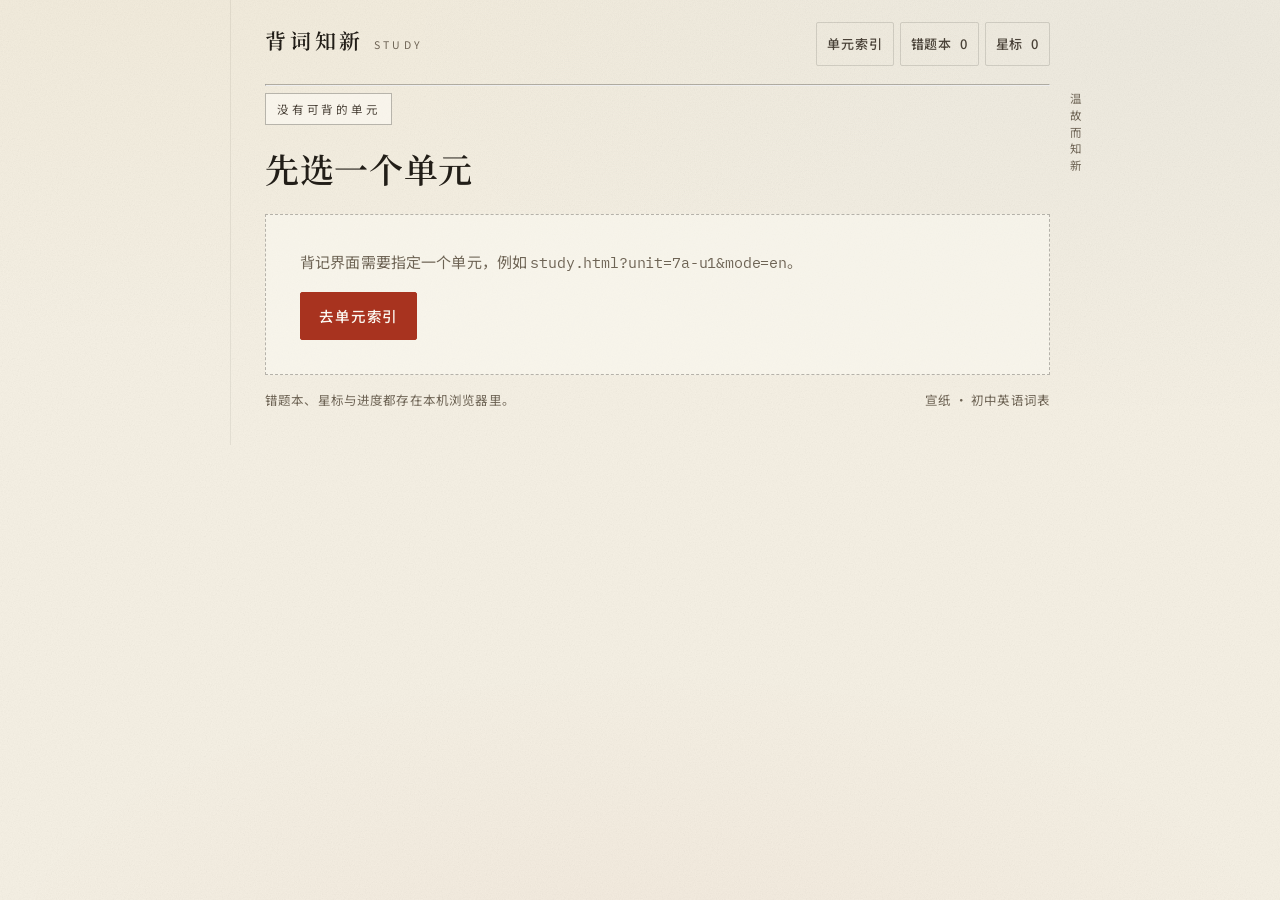
<file: study.html>
<!DOCTYPE html>
<html lang="zh-CN">
<head>
<meta charset="utf-8">
<meta name="viewport" content="width=device-width, initial-scale=1">
<title>背记 · 初中英语词表</title>
<meta name="description" content="初中英语单词记背：背英文、背词性、错题本与星标生词本。">
<link rel="preconnect" href="https://fonts.googleapis.com">
<link rel="preconnect" href="https://fonts.gstatic.com" crossorigin>
<link href="https://fonts.googleapis.com/css2?family=Noto+Serif+SC:wght@400;600;700&amp;family=Noto+Sans+SC:wght@300;400;500;700&amp;family=IBM+Plex+Mono:wght@400;500;600&amp;display=swap" rel="stylesheet">
<link rel="stylesheet" href="assets/paper.css">
<style>
  /* ==========================================================================
     背记页专属版式（.assets/paper.css 提供基调，这里只补本页需要的排布）
     ========================================================================== */

  .shell { position: relative; width: min(100%, 820px); margin-inline: auto; }
  @media (min-width: 900px) {
    /* 参考 07 号页左侧那道细若发丝的竖线 */
    .shell { border-left: 1px solid var(--line-soft); padding-left: clamp(18px, 3vw, 34px); }
  }

  /* 按钮文案不折行（窄屏靠容器换行，避免出现「退/出」这种竖排按钮） */
  .btn, .chip { white-space: nowrap; }

  /* ---------- 页眉 / 页脚 ---------- */
  .hdr { display: flex; flex-wrap: wrap; align-items: baseline; gap: 8px 16px; justify-content: space-between; padding: 18px 0 10px; }
  .brand { display: inline-flex; align-items: baseline; gap: 10px; text-decoration: none; color: var(--ink); min-height: 44px; padding-block: 4px; }
  .brand b { font-family: var(--serif-cn); font-weight: 600; font-size: 21px; letter-spacing: .18em; }
  .brand span { font-size: 10.5px; letter-spacing: .3em; color: var(--ink-soft); }
  .hdr-nav { display: flex; flex-wrap: wrap; gap: 6px; }
  .hdr-nav .btn { font-size: 13px; padding: 5px 10px; }
  /* 工具条与页眉上的小按钮在窄屏/触屏上补足 44px 拇指热区（.btn-sm 默认只有 34px） */
  @media (max-width: 700px), (pointer: coarse) {
    .btn-sm { min-height: 44px; padding-top: 10px; padding-bottom: 10px; }
    .hdr-nav .btn { padding-inline: 12px; }
  }
  .ftr { display: flex; flex-wrap: wrap; gap: 4px 16px; justify-content: space-between; align-items: baseline; padding: 14px 0 34px; font-size: 12.5px; color: var(--ink-soft); }
  #storage-note[data-mode="memory"] { color: var(--wrong); }

  /* 装饰性竖排小字（宽屏才出现） */
  .side-mark { position: absolute; right: -36px; top: 92px; display: none; }
  @media (min-width: 1040px) { .side-mark { display: block; } }
  @media print { .side-mark { display: none; } }

  /* ---------- 背记：顶部信息条 ---------- */
  .metabar { display: flex; align-items: center; justify-content: space-between; gap: 12px; margin-top: 22px; }
  .metabar-l { min-width: 0; display: flex; flex-wrap: wrap; align-items: baseline; gap: 6px 12px; }
  .metabar .kicker { max-width: 60vw; overflow: hidden; text-overflow: ellipsis; white-space: nowrap; }
  .metabar-sub { font-size: 12.5px; color: var(--ink-soft); }
  .meter-top { display: flex; flex-wrap: wrap; justify-content: space-between; gap: 4px 12px; margin-top: 16px; }
  .track { position: relative; height: 2px; margin-top: 8px; background: var(--paper-sink); overflow: hidden; }
  .track i { display: block; width: 0; height: 100%; background: var(--cinnabar); transition: width .45s var(--ease); }

  /* ---------- 背记：题卡 ---------- */
  .quiz { margin-top: 20px; padding: clamp(18px, 4.6vw, 32px); scroll-margin-block: 14px; }
  .quiz-head { display: flex; align-items: center; justify-content: space-between; gap: 10px; }
  .quiz-head-l { display: flex; flex-wrap: wrap; align-items: center; gap: 8px 10px; min-width: 0; }
  .sense-badge { font-size: 11.5px; letter-spacing: .14em; color: var(--indigo); background: var(--indigo-wash); border: 1px solid var(--line); padding: 2px 8px; }
  .q-meta { display: flex; flex-wrap: wrap; align-items: center; gap: 8px; margin: 18px 0 0; }
  .q-hint { font-size: 12.5px; letter-spacing: .08em; color: var(--ink-soft); }
  .q-meaning { font-family: var(--serif-cn); font-size: clamp(21px, 5.2vw, 31px); line-height: 1.52; margin: 10px 0 0; overflow-wrap: anywhere; }
  .q-senses { list-style: none; margin: 8px 0 0; padding: 0; }
  .q-senses li { display: flex; flex-wrap: wrap; gap: 8px; align-items: baseline; padding: 8px 0; border-top: 1px solid var(--line-soft); font-family: var(--serif-cn); font-size: clamp(17px, 4.4vw, 22px); line-height: 1.5; overflow-wrap: anywhere; }
  .q-word { font-family: var(--mono-en); font-size: clamp(30px, 9.4vw, 46px); letter-spacing: -.01em; line-height: 1.2; margin: 14px 0 0; overflow-wrap: anywhere; word-break: break-word; }
  .q-note { font-size: 13px; color: var(--ink-soft); margin: 6px 0 0; }
  .pos-tag { display: inline-block; font-family: var(--mono-en); font-size: 12px; color: var(--indigo); background: var(--indigo-wash); border: 1px solid var(--line); padding: 1px 6px; white-space: nowrap; }

  .answer { margin-top: 18px; }
  .answer-part { margin: 0; }
  .chips { display: flex; flex-wrap: wrap; gap: 8px; margin-bottom: 12px; }
  .q-input { font-size: clamp(20px, 5.4vw, 26px); }
  .field::placeholder { color: var(--ink-soft); }   /* paper.css 的 --ink-faint 约 3:1，这里提到 ≈5.5:1 */
  .hint-row { display: flex; flex-wrap: wrap; gap: 6px 12px; margin-top: 8px; font-size: 12.5px; color: var(--ink-soft); }
  .answer-actions { display: flex; flex-wrap: wrap; align-items: center; gap: 10px 12px; margin-top: 14px; }
  @media (max-width: 430px) { #btn-submit, #btn-next { width: 100%; } }

  /* ---------- 反馈 ---------- */
  .feedback { margin-top: 16px; }
  .fb { margin: 0; }
  .fb-right { color: var(--cinnabar); }
  .fb-word { font-size: 18px; }
  .fb-note { font-size: 12.5px; color: var(--ink-soft); margin: 6px 0 0; }
  .ans { border-left: 2px solid var(--cinnabar); padding-left: 14px; }
  .ans-head { display: flex; flex-wrap: wrap; align-items: center; justify-content: space-between; gap: 8px; }
  .ans-word { display: flex; flex-wrap: wrap; align-items: baseline; gap: 8px; margin: 10px 0 0; }
  .ans-word .en { font-family: var(--mono-en); font-size: clamp(19px, 5vw, 24px); border-bottom: 2px solid var(--gold); }
  .ans-scope { font-size: 12.5px; color: var(--ink-soft); }
  .ans-senses { list-style: none; margin: 10px 0 0; padding: 0; }
  .ans-senses li { display: flex; flex-wrap: wrap; align-items: baseline; gap: 8px; padding: 8px; border-top: 1px solid var(--line-soft); }
  .ans-senses li.is-current { background: linear-gradient(90deg, var(--cinnabar-wash), rgba(240, 220, 212, 0) 82%); }
  .ans-cn { flex: 1 1 12ch; min-width: 0; overflow-wrap: anywhere; }
  .ans-tag { font-size: 11px; letter-spacing: .08em; color: var(--ink-soft); border: 1px solid var(--line); padding: 1px 5px; white-space: nowrap; }
  .ans-tag-alt { color: var(--indigo); border-color: var(--indigo-wash); background: var(--indigo-wash); }
  .ans-diff { margin-top: 12px; font-size: 13.5px; color: var(--ink-mid); }
  .ans-k { font-size: 11.5px; letter-spacing: .2em; color: var(--ink-soft); }
  .ans-diag { list-style: none; margin: 4px 0 0; padding: 0; }
  .ans-diag li { padding: 3px 0; overflow-wrap: anywhere; }

  .status-line { min-height: 22px; margin-top: 14px; font-size: 13px; color: var(--ink-soft); }

  /* ---------- 工具条 ---------- */
  .toolbar { display: flex; flex-wrap: wrap; align-items: center; gap: 8px; padding-top: 16px; }
  .seg { display: flex; flex-wrap: wrap; gap: 6px; padding: 3px; border: 1px solid var(--line-soft); background: rgba(251, 248, 241, .55); }
  #btn-star[aria-pressed="true"] { background: #5E4A14; border-color: #5E4A14; color: var(--paper-raise); }
  .chip { min-height: 44px; }               /* 词性按钮是本页主交互，严格对齐契约的 44px */

  /* ---------- 成绩小结 ---------- */
  .sum { margin-top: 24px; padding: clamp(20px, 5vw, 36px); }
  .sum-grid { display: flex; flex-wrap: wrap; align-items: center; gap: clamp(18px, 4vw, 40px); margin-top: 18px; }
  .ring-wrap { position: relative; width: 150px; height: 150px; flex: 0 0 auto; }
  .ring { display: block; width: 100%; height: 100%; }
  .ring circle { fill: none; stroke-width: 6; }
  .ring-track { stroke: var(--paper-sink); }
  .ring-fill { stroke: var(--cinnabar); transition: stroke-dashoffset .9s var(--ease); }
  .ring-num { position: absolute; inset: 0; display: flex; align-items: center; justify-content: center; font-family: var(--serif-cn); font-size: 38px; font-weight: 600; }
  .ring-num small { font-size: 15px; margin-left: 2px; color: var(--ink-soft); }
  .stats { flex: 1 1 250px; min-width: 0; margin: 0; }
  .stat { display: flex; justify-content: space-between; gap: 12px; padding: 9px 0; border-top: 1px solid var(--line-soft); }
  .stat dt { font-size: 13px; color: var(--ink-soft); }
  .stat dd { margin: 0; font-family: var(--mono-en); font-size: 17px; }
  .sum-words { list-style: none; margin: 10px 0 0; padding: 0; }
  .sw { padding: 12px 0; border-top: 1px solid var(--line-soft); }
  .sw-head { display: flex; flex-wrap: wrap; align-items: baseline; gap: 8px; margin: 0; }
  .sw-word { font-size: 18px; }
  .sw-count { margin-left: auto; font-size: 12.5px; color: var(--wrong); }
  .sw-cn { margin: 4px 0 0; font-size: 14px; color: var(--ink-mid); overflow-wrap: anywhere; }

  /* ---------- 错题本 / 星标 ---------- */
  .list-head { display: flex; flex-wrap: wrap; align-items: flex-end; justify-content: space-between; gap: 14px; margin-top: 20px; }
  .list-actions { display: flex; flex-wrap: wrap; gap: 8px; }
  .list-count { font-size: 13px; color: var(--ink-soft); margin: 6px 0 0; }
  .grp { margin-top: 26px; }
  .grp-head { display: flex; flex-wrap: wrap; align-items: baseline; justify-content: space-between; gap: 10px; border-bottom: 1px solid var(--line); padding-bottom: 8px; }
  .grp-title { font-size: 17px; }
  .rows { list-style: none; margin: 0; padding: 0; }
  .row { display: grid; grid-template-columns: minmax(0, 1fr) auto; gap: 8px 14px; align-items: start; padding: 13px 0; border-bottom: 1px solid var(--line-soft); }
  @media (max-width: 560px) { .row { grid-template-columns: minmax(0, 1fr); } }
  .row-word { display: flex; flex-wrap: wrap; align-items: baseline; gap: 8px; margin: 0; }
  .row-word .en { font-size: 17px; }
  .row-cn { margin: 4px 0 0; font-size: 13.5px; color: var(--ink-mid); overflow-wrap: anywhere; }
  .row-meta { display: flex; flex-wrap: wrap; gap: 6px; margin: 7px 0 0; }
  .tag { font-size: 11px; letter-spacing: .06em; border: 1px solid var(--line); padding: 1px 6px; color: var(--ink-soft); }
  .tag-count { color: var(--wrong); border-color: var(--wrong-wash); background: var(--wrong-wash); }
  .tag-soft { color: var(--ink-soft); border-color: var(--line-soft); }   /* 弱化只走边框，文字保持对比度 */
  .tag-star { color: var(--ink-mid); background: var(--gold-wash); border-color: var(--gold); }
  .row-actions { display: flex; flex-wrap: wrap; gap: 6px; }

  /* ---------- 空态 ---------- */
  .empty { margin-top: 24px; padding: clamp(20px, 5vw, 34px); border: 1px dashed var(--line-strong); background: rgba(251, 248, 241, .6); }
  .empty h2 { font-size: 19px; margin-bottom: 8px; }
  .empty p { color: var(--ink-soft); }
  .empty-actions { display: flex; flex-wrap: wrap; gap: 8px; margin-top: 16px; }

  /* 视图切换的轻微淡入：基础态可见，动画只是锦上添花（不依赖它才显示） */
  .reveal { animation: revealIn .42s var(--ease) both; }
  @keyframes revealIn { from { opacity: 0; transform: translateY(6px); } to { opacity: 1; transform: none; } }
</style>
</head>
<body>
<a class="skip" href="#main">跳到背记区</a>
<noscript><p class="wrap" style="padding-top:20px">本页需要 JavaScript 才能判分、记录错题与进度，请在浏览器里开启后重试。</p></noscript>

<div class="wrap">
  <div class="shell">
    <span class="vert side-mark" aria-hidden="true">温故而知新</span>

    <header class="hdr rise" style="--delay:.02s">
      <a class="brand" href="index.html"><b>背词知新</b><span>STUDY</span></a>
      <nav class="hdr-nav" aria-label="站点导航">
        <a class="btn btn-sm btn-ghost" href="units.html">单元索引</a>
        <a class="btn btn-sm btn-ghost" href="study.html?unit=wrong">错题本 <span class="tnum" id="nav-wrong-count">0</span></a>
        <a class="btn btn-sm btn-ghost" href="study.html?unit=star">星标 <span class="tnum" id="nav-star-count">0</span></a>
      </nav>
    </header>
    <hr class="rule-double">

    <main id="main">

      <!-- ==================== 背记 ==================== -->
      <section id="view-study" class="view" hidden aria-labelledby="study-h1">
        <h1 id="study-h1" class="visually-hidden">背记</h1>

        <div class="metabar">
          <div class="metabar-l">
            <span class="kicker" id="unit-kicker">—</span>
            <span class="metabar-sub" id="unit-sub"></span>
          </div>
          <a class="btn btn-sm btn-ghost" id="btn-exit" href="units.html">退出</a>
        </div>

        <div class="meter-top">
          <span class="label" aria-live="polite">第 <b class="tnum" id="q-now">1</b> / <span class="tnum" id="q-total">0</span> <span id="q-unit">义项</span></span>
          <span class="label">正确率 <b class="tnum" id="acc-val">—</b></span>
        </div>
        <div class="track" id="bar" role="progressbar" aria-label="本轮进度" aria-valuemin="0" aria-valuemax="0" aria-valuenow="0"><i id="bar-fill"></i></div>

        <article class="card quiz" id="card">
          <div class="quiz-head">
            <div class="quiz-head-l">
              <span class="label" id="card-mode-label">背英文</span>
              <span class="sense-badge" id="sense-badge" hidden></span>
            </div>
            <span class="seal-slot" id="seal-slot" aria-hidden="true" hidden></span>
          </div>

          <div id="q-body"></div>

          <form id="answer-form" class="answer" aria-label="作答" novalidate>
            <div class="answer-part" id="answer-a">
              <label class="visually-hidden" for="in-en">英文拼写</label>
              <input class="field field-en q-input" id="in-en" name="en" type="text"
                     autocomplete="off" autocapitalize="off" autocorrect="off" spellcheck="false"
                     enterkeyhint="done" placeholder="写出英文单词">
              <p class="hint-row"><span>不区分大小写</span><span>拼写须完全正确</span><span>Enter 提交</span></p>
            </div>

            <div class="answer-part" id="answer-b" hidden>
              <div class="chips" id="pos-chips" role="group" aria-label="选择词性"></div>
              <label class="visually-hidden" for="in-cn">中文释义</label>
              <textarea class="field" id="in-cn" name="cn" rows="2" enterkeyhint="send"
                        autocomplete="off" autocapitalize="off" autocorrect="off" spellcheck="false"
                        placeholder="写出中文释义（写中关键词即可）"></textarea>
              <p class="hint-row"><span>词性与释义都对才算对</span><span>Enter 提交</span><span>Shift＋Enter 换行</span></p>
            </div>

            <div class="answer-actions">
              <button class="btn btn-primary" id="btn-submit" type="submit">提交</button>
              <button class="btn" id="btn-next" type="button" hidden>下一词</button>
            </div>
          </form>
        </article>

        <div class="feedback" id="feedback" role="status" aria-live="polite"></div>
        <p class="status-line"><span id="status" role="status" aria-live="polite"></span></p>

        <hr class="rule-soft" style="margin-top:18px">
        <div class="toolbar" role="group" aria-label="练习设置">
          <div class="seg" role="group" aria-label="背记模式">
            <button class="btn btn-sm" id="mode-en" type="button" aria-pressed="true">背英文</button>
            <button class="btn btn-sm" id="mode-pos" type="button" aria-pressed="false">背词性</button>
          </div>
          <button class="btn btn-sm" id="btn-shuffle" type="button" aria-pressed="false">乱序</button>
          <button class="btn btn-sm" id="btn-sense" type="button" aria-pressed="true">义项拆卡</button>
          <button class="btn btn-sm" id="btn-star" type="button" aria-pressed="false">☆ 星标</button>
          <button class="btn btn-sm" id="btn-speak" type="button">🔊 朗读</button>
        </div>
      </section>

      <!-- ==================== 成绩小结 ==================== -->
      <section id="view-summary" class="view" hidden aria-labelledby="sum-h1">
        <p class="kicker">成绩小结</p>
        <h1 id="sum-h1" style="font-size:clamp(24px,6vw,34px);margin-top:12px">这一轮背完了</h1>
        <article class="card sum">
          <div class="sum-grid">
            <div class="ring-wrap">
              <svg class="ring" id="ring" viewBox="0 0 120 120" role="img" aria-label="正确率">
                <circle class="ring-track" cx="60" cy="60" r="52"></circle>
                <circle class="ring-fill" id="ring-fill" cx="60" cy="60" r="52" transform="rotate(-90 60 60)"></circle>
              </svg>
              <span class="ring-num tnum" id="ring-num" aria-hidden="true">0<small>%</small></span>
            </div>
            <dl class="stats">
              <div class="stat"><dt>正确率</dt><dd id="sum-acc">0%</dd></div>
              <div class="stat"><dt>用时</dt><dd id="sum-time">0:00</dd></div>
              <div class="stat"><dt>答对</dt><dd id="sum-right">0</dd></div>
              <div class="stat"><dt>答错</dt><dd id="sum-wrong">0</dd></div>
              <div class="stat"><dt>答错词数</dt><dd id="sum-wrong-words">0</dd></div>
            </dl>
          </div>

          <hr class="rule" style="margin-top:26px">
          <h2 style="font-size:17px;margin-top:18px">错词表</h2>
          <p class="list-count" id="sum-empty" hidden>这一轮没有答错的词，干净利落。</p>
          <ul class="sum-words" id="sum-list"></ul>

          <div class="list-actions" style="margin-top:22px">
            <button class="btn btn-primary" id="btn-retry-wrong" type="button">重背错题</button>
            <button class="btn" id="btn-again" type="button">再来一遍</button>
            <a class="btn btn-ghost" id="btn-back-units" href="units.html">回单元列表</a>
            <a class="btn btn-ghost" id="btn-back-list" href="units.html" hidden>回错题本</a>
          </div>
        </article>
      </section>

      <!-- ==================== 错题本 ==================== -->
      <section id="view-wrong" class="view" hidden aria-labelledby="wrong-h1">
        <p class="kicker">错题本</p>
        <h1 id="wrong-h1" style="font-size:clamp(24px,6vw,34px);margin-top:12px">答错的词都收在这里</h1>
        <p class="list-count" id="wrong-count" aria-live="polite">共 0 条待复习</p>
        <div class="list-head">
          <div class="list-actions">
            <button class="btn btn-primary" id="btn-wrong-practice" type="button">开始重练</button>
            <button class="btn" id="btn-export" type="button">导出 Markdown</button>
            <a class="btn btn-ghost" href="units.html">单元索引</a>
          </div>
        </div>
        <div id="wrong-list"></div>
        <div class="empty" id="wrong-empty" hidden>
          <h2>错题本是空的</h2>
          <p>背记时答错的词会自动收进来，按单词义项去重、错次累加；答对一次即自动销号。</p>
          <div class="empty-actions"><a class="btn btn-primary" href="units.html">去背一个单元</a></div>
        </div>
      </section>

      <!-- ==================== 星标生词本 ==================== -->
      <section id="view-star" class="view" hidden aria-labelledby="star-h1">
        <p class="kicker">星标生词本</p>
        <h1 id="star-h1" style="font-size:clamp(24px,6vw,34px);margin-top:12px">自己挑出来的生词</h1>
        <p class="list-count" id="star-count" aria-live="polite">共 0 个词条</p>
        <div class="list-head">
          <div class="list-actions">
            <button class="btn btn-primary" id="btn-star-practice" type="button">开始重练</button>
            <a class="btn btn-ghost" href="units.html">单元索引</a>
          </div>
        </div>
        <div id="star-list"></div>
        <div class="empty" id="star-empty" hidden>
          <h2>生词本还是空的</h2>
          <p>背记时点工具条上的「☆ 星标」，这个词就会收进生词本，方便回头专门过一遍。</p>
          <div class="empty-actions"><a class="btn btn-primary" href="units.html">去背一个单元</a></div>
        </div>
      </section>

      <!-- ==================== 未指定单元 ==================== -->
      <section id="view-empty" class="view" hidden aria-labelledby="empty-h1">
        <p class="kicker">没有可背的单元</p>
        <h1 id="empty-h1" style="font-size:clamp(24px,6vw,34px);margin-top:12px">先选一个单元</h1>
        <div class="empty">
          <p id="empty-msg">背记界面需要指定一个单元，例如 <span class="en">study.html?unit=7a-u1&amp;mode=en</span>。</p>
          <div class="empty-actions">
            <a class="btn btn-primary" href="units.html">去单元索引</a>
            <a class="btn" id="btn-empty-continue" href="study.html" hidden>继续上次</a>
          </div>
        </div>
      </section>

    </main>

    <footer class="ftr">
      <span id="storage-note" aria-live="polite">正在读取本机存储…</span>
      <span>宣纸 · 初中英语词表</span>
    </footer>
  </div>
</div>

<script type="module">
import {
  VOCAB, judgeEn, judgeCn, judgePos, answerPosText,
  unitById, volumeById, siblingSenses, buildQueue, cardSenses, mergeSettings,
} from './assets/vocab.js';
import {
  loadState, getStorageMode, lastStudied,
  mistakeList, recordMistake, clearMistake,
  starList, isStarred, toggleStar,
  saveProgress, getProgress, saveSettings,
  buildWrongbookMarkdown, downloadText,
} from './assets/api.js';

/* ========================== 常量与小工具 ========================== */

const FREE_ANSWER_HOLD = 700;              // 答对后自动进下一词的停留时间（毫秒）
const RING_R = 52;
const RING_C = 2 * Math.PI * RING_R;
const MODE_LABEL = { en: '拼写', pos: '词性·释义', cn: '释义' };

const $ = (id) => document.getElementById(id);
const esc = (v) => String(v == null ? '' : v).replace(/[&<>"']/g, (c) => (
  { '&': '&amp;', '<': '&lt;', '>': '&gt;', '"': '&quot;', "'": '&#39;' }[c]
));
const prefersReduced = () => window.matchMedia('(prefers-reduced-motion: reduce)').matches;
const fmtTime = (ms) => {
  const total = Math.max(0, Math.round(ms / 1000));
  return `${Math.floor(total / 60)}:${String(total % 60).padStart(2, '0')}`;
};
const CARD_BY_ID = new Map(VOCAB.cards.map((c) => [c.id, c]));

function setStatus(text) { statusEl.textContent = text || ''; }

function fatal(err) {
  setStatus(`出错了：${(err && err.message) ? err.message : String(err)}`);
}

/** 事件处理器包装：同步抛错与 Promise 拒绝都不往控制台丢错误。 */
function safe(fn) {
  return (...args) => {
    try {
      const ret = fn(...args);
      if (ret && typeof ret.then === 'function') ret.catch(fatal);
    } catch (err) {
      fatal(err);
    }
  };
}

/* ========================== DOM ========================== */

const views = {
  study: $('view-study'), summary: $('view-summary'),
  wrong: $('view-wrong'), star: $('view-star'), empty: $('view-empty'),
};
const statusEl = $('status');
const feedbackEl = $('feedback');
const cardEl = $('card');
const qBody = $('q-body');
const sealSlot = $('seal-slot');
const senseBadge = $('sense-badge');
const cardModeLabel = $('card-mode-label');
const unitKickerEl = $('unit-kicker');
const unitSubEl = $('unit-sub');
const btnExit = $('btn-exit');
const qNowEl = $('q-now');
const qTotalEl = $('q-total');
const qUnitEl = $('q-unit');
const accValEl = $('acc-val');
const barEl = $('bar');
const barFill = $('bar-fill');
const ringEl = $('ring');
const ringFill = $('ring-fill');
const ringNum = $('ring-num');
const formEl = $('answer-form');
const answerA = $('answer-a');
const answerB = $('answer-b');
const inEn = $('in-en');
const inCn = $('in-cn');
const posChips = $('pos-chips');
const btnSubmit = $('btn-submit');
const btnNext = $('btn-next');
const modeEnBtn = $('mode-en');
const modePosBtn = $('mode-pos');
const btnShuffle = $('btn-shuffle');
const btnSense = $('btn-sense');
const btnStar = $('btn-star');
const btnSpeak = $('btn-speak');
const storageNote = $('storage-note');
const navWrongCount = $('nav-wrong-count');
const navStarCount = $('nav-star-count');
const wrongListEl = $('wrong-list');
const starListEl = $('star-list');
const wrongEmptyEl = $('wrong-empty');
const starEmptyEl = $('star-empty');
const wrongCountEl = $('wrong-count');
const starCountEl = $('star-count');
const btnWrongPractice = $('btn-wrong-practice');
const btnStarPractice = $('btn-star-practice');

/* ========================== URL 参数 ========================== */

const params = new URLSearchParams(location.search);
const rawUnit = (params.get('unit') || '').trim();
const qMode = params.get('mode');
const qShuffle = params.get('shuffle');
const qSense = params.get('sense');
const qPractice = params.get('practice') === '1';

/* ========================== 页面状态 ========================== */

const S = {
  state: { version: 1, mistakes: {}, stars: {}, progress: {}, settings: {} },
  view: 'study',
  sourceType: 'unit',   // unit | wrong | star
  unitId: '',           // 真实单元 id（全库为 'all'；错题本/星标为空串）
  unitKey: '',          // 进度 key：单元 id 或 wrong / star
  unitKicker: '',
  unitSub: '',
  baseSub: '',
  practice: false,
  roundIds: null,       // 显式卡 id 列表（错题重练 / 星标重练 / 重背错题）
  mode: 'en',
  shuffled: false,
  senseSplit: true,
  queue: [],
  idx: 0,
  answered: false,
  submitting: false,
  lastWasRight: false,
  correct: 0,
  wrong: 0,
  wrongIds: new Map(),
  curSenses: [],
  posSel: '',
  startedAt: Date.now(),
  finishedAt: 0,
  pendingAdvance: null,
  ttsSupported: false,
  ttsVoice: null,
};

/* ========================== 视图切换 ========================== */

function showView(name) {
  S.view = name;
  for (const [key, el] of Object.entries(views)) {
    el.hidden = key !== name;             // 一次同步改完：先全部隐藏、再只留一个，不会出现两个 h1 同时可见
    if (key === name) {
      el.classList.remove('reveal');
      void el.offsetWidth;              // 重排一次，让动画能重新触发
      el.classList.add('reveal');
    }
  }
  if (name === 'study' || name === 'summary') updateUrl();
  // 视图从 hidden 变可见之后再聚焦：否则 offsetParent 还是 null，首题会聚焦失败
  if (name === 'study') focusAnswer();
  window.scrollTo({ top: 0, behavior: prefersReduced() ? 'auto' : 'smooth' });
}

/* ========================== 词性选项 ========================== */

function posChoices() {
  if (S.unitId && S.unitId !== 'all') {
    const unit = unitById(S.unitId);
    if (unit && unit.posPresent && unit.posPresent.length) return unit.posPresent.slice();
  }
  const set = new Set();
  for (const card of S.queue) {
    for (const sense of cardSenses(card)) {
      const scopes = (sense.posScopes && sense.posScopes.length) ? sense.posScopes : [sense.pos];
      for (const p of scopes) if (p) set.add(p);
    }
  }
  const order = VOCAB.posOptions || [];
  const list = order.filter((p) => set.has(p));
  for (const p of set) if (!list.includes(p)) list.push(p);
  return list.length ? list : order.slice();
}

function buildPosChips() {
  S.posSel = '';
  const options = posChoices();
  posChips.innerHTML = options.map((p) => (
    `<button class="chip" type="button" data-pos="${esc(p)}" aria-pressed="false">${esc(p)}</button>`
  )).join('');
  posChips.setAttribute('aria-label', `选择词性（共 ${options.length} 个选项）`);
}

/* ========================== 题干渲染 ========================== */

function htmlQuestionEn(card, senses) {
  if (senses.length > 1) {
    return `<p class="q-meta"><span class="q-hint">看中文，写出英文单词（整词 ${senses.length} 个义项）</span></p>
      <ul class="q-senses">${senses.map((s) => (
        `<li><span class="pos-tag">${esc(s.pos)}</span><span>${esc(s.cn)}</span></li>`
      )).join('')}</ul>`;
  }
  return `<p class="q-meta"><span class="pos-tag">${esc(card.pos)}</span><span class="q-hint">看中文，写出英文单词</span></p>
    <p class="q-meaning">${esc(card.cn)}</p>`;
}

function htmlQuestionPos(card) {
  return `<p class="q-meta"><span class="q-hint">看单词，选词性并写出中文释义</span></p>
    <p class="q-word en">${esc(card.word)}</p>
    ${card.note ? `<p class="q-note">${esc(card.note)}</p>` : ''}`;
}

function sayBtnHtml(text, cls) {
  const enabled = !!S.ttsVoice;
  const attrs = enabled ? '' : ' disabled title="未找到英语语音，朗读不可用"';
  return `<button class="${cls || 'btn btn-sm btn-ghost'}" type="button" data-say="${esc(text)}" aria-label="朗读 ${esc(text)}"${attrs}>🔊</button>`;
}

function renderQuestion() {
  const card = S.queue[S.idx];
  if (!card) { finishRound(); return; }

  S.answered = false;
  cancelPending();
  const senses = cardSenses(card);
  S.curSenses = senses;

  cardEl.classList.remove('flash-right', 'flash-wrong');
  sealSlot.innerHTML = '';
  sealSlot.hidden = true;
  feedbackEl.innerHTML = '';

  // 「义项 N / M」角标：拆卡模式标第几义项，整词模式标共几个义项
  if (senses.length > 1) {
    senseBadge.hidden = false;
    senseBadge.textContent = `整词 · ${senses.length} 个义项`;
  } else if (card.senseTotal > 1) {
    senseBadge.hidden = false;
    senseBadge.textContent = `义项 ${card.senseIndex} / ${card.senseTotal}`;
  } else {
    senseBadge.hidden = true;
    senseBadge.textContent = '';
  }

  cardModeLabel.textContent = S.mode === 'en' ? '背英文' : '背词性';
  qBody.innerHTML = S.mode === 'en' ? htmlQuestionEn(card, senses) : htmlQuestionPos(card);

  answerA.hidden = S.mode !== 'en';
  answerB.hidden = S.mode !== 'pos';
  inEn.value = '';
  inCn.value = '';
  for (const chip of posChips.querySelectorAll('.chip')) chip.setAttribute('aria-pressed', 'false');
  S.posSel = '';

  btnSubmit.hidden = false;
  btnSubmit.disabled = false;
  btnNext.hidden = true;
  qUnitEl.textContent = S.senseSplit ? '义项' : '张卡';   // 拆卡时一张卡就是一个义项
  paintStar();
  updateMeter();
  focusAnswer();
}

function focusAnswer() {
  const el = S.mode === 'en' ? inEn : inCn;
  if (!el || el.offsetParent === null) return;
  try { el.focus(); } catch { /* 忽略 */ }
}

/* ========================== 计分与进度 ========================== */

function updateMeter() {
  const total = S.queue.length;
  const done = Math.min(S.idx + (S.answered ? 1 : 0), total);
  qNowEl.textContent = String(total ? Math.min(S.idx + 1, total) : 0);
  qTotalEl.textContent = String(total);
  barFill.style.width = total ? `${Math.round((done / total) * 100)}%` : '0%';
  barEl.setAttribute('aria-valuenow', String(done));
  barEl.setAttribute('aria-valuemax', String(total));
  const answered = S.correct + S.wrong;
  accValEl.textContent = answered ? `${Math.round((S.correct / answered) * 100)}%` : '—';
}

function persistProgress(index) {
  const value = (typeof index === 'number') ? index : resumeIndex();
  return saveProgress(S.unitKey, {
    index: value, mode: S.mode, shuffled: S.shuffled, total: S.queue.length,
  }).then((next) => { S.state = next; }).catch(() => { /* 离线时 api 层已兜底 */ });
}

/** 下次回到这个单元时应该停在哪张卡：已作答的这张不再重来。 */
function resumeIndex() {
  return Math.min(S.idx + (S.answered ? 1 : 0), S.queue.length);
}

/* ========================== 判分 / 提交流程 ========================== */

function readAnswer() { return S.mode === 'en' ? inEn.value : inCn.value; }
function writeAnswer(value) { if (S.mode === 'en') inEn.value = value; else inCn.value = value; }

function submitAnswer() {
  if (S.submitting) return;                 // 防重入：连按回车不会把同一张卡判两次、写两次错题本
  if (S.answered) return;                   // 已作答：忽略重复 Enter（进下一词交给按钮或自动前进）
  const card = S.queue[S.idx];
  if (!card) return;
  const senses = (S.curSenses && S.curSenses.length) ? S.curSenses : cardSenses(card);

  if (S.mode === 'en') {
    const raw = inEn.value;
    if (!raw.trim()) { setStatus('请先输入英文单词再提交。'); inEn.focus(); return; }
    const ok = judgeEn(raw, card);
    lockSubmit();
    return ok
      ? onCorrect(card, senses, { kind: 'en' })
      : onWrong(card, senses, { kind: 'en', input: raw, failed: senses.map((s) => s.id) });
  }

  const sel = S.posSel;
  const cnRaw = inCn.value;
  if (!sel) { setStatus('请先选择词性：本义项在范围内选任意一个都对。'); return; }
  if (!cnRaw.trim()) { setStatus('请先写下中文释义再提交。'); inCn.focus(); return; }

  // 拆卡模式 per 只有一行，等价于 judgePos(sel, card) && judgeCn(cnRaw, card)
  const per = senses.map((s) => ({ s, pos: judgePos(sel, s), cn: judgeCn(cnRaw, s) }));
  const failed = per.filter((r) => !(r.pos && r.cn)).map((r) => r.s.id);
  lockSubmit();
  return failed.length
    ? onWrong(card, senses, { kind: 'pos', sel, input: cnRaw, per, failed })
    : onCorrect(card, senses, { kind: 'pos', sel, input: cnRaw });
}

/**
 * 进入「提交中」态：按钮禁用，并且同一轮事件里忽略重复提交。
 * 解锁在下一词渲染时（renderQuestion）完成，状态写入期间按钮保持不可点。
 */
function lockSubmit() {
  S.answered = true;                        // 这张卡已作答：重复提交一律忽略
  S.submitting = true;
  btnSubmit.disabled = true;
  // 立刻清空输入框：用户写的这一份已经记进 detail，清掉后抢拍打的下一题才不会被粘在一起
  if (S.mode === 'en') inEn.value = '';
  else inCn.value = '';
  Promise.resolve().then(() => { S.submitting = false; });
}

function showSeal(kind) {
  sealSlot.hidden = false;
  sealSlot.innerHTML = `<span class="seal ${kind === 'right' ? 'is-right' : 'is-wrong'}">${kind === 'right' ? '对' : '错'}</span>`;
}

/** 提交后把反馈带进视野：软键盘弹起时输入框与按钮也不会被挡住。 */
function revealFeedback() {
  try {
    feedbackEl.scrollIntoView({ block: 'nearest', behavior: prefersReduced() ? 'auto' : 'smooth' });
  } catch { /* 老浏览器忽略 */ }
}

async function onCorrect(card, senses, detail) {
  S.correct += 1;
  S.lastWasRight = true;
  cardEl.classList.add('flash-right');
  showSeal('right');
  const posText = senses.map((s) => s.pos).filter(Boolean).join(' / ');
  feedbackEl.innerHTML = `<p class="fb fb-right"><b>答对了</b>　<span class="en fb-word">${esc(card.word)}</span>${posText ? `　<span class="fb-note">${esc(posText)}</span>` : ''}</p>
    <p class="fb-note" id="fb-extra"></p>`;
  setStatus('答对了，马上进入下一词。');
  updateMeter();
  revealFeedback();
  // 先给界面反馈，再落盘；写入全部 await，且都只发一次
  const writes = Promise.all([
    persistProgress(resumeIndex()),
    clearMistakesFor(senses.map((s) => s.id)),
  ]);
  scheduleAdvance(prefersReduced() ? 0 : FREE_ANSWER_HOLD);
  await writes;
}

async function onWrong(card, senses, detail) {
  S.wrong += 1;
  S.lastWasRight = false;
  cardEl.classList.add('flash-wrong');
  showSeal('wrong');

  // 背英文答错 → 整词错；背词性答错 → 只记没过的义项
  const toRecord = detail.kind === 'en' ? senses : senses.filter((s) => detail.failed.includes(s.id));
  for (const s of toRecord) S.wrongIds.set(s.id, (S.wrongIds.get(s.id) || 0) + 1);

  renderAnswer(card, senses, detail);
  btnSubmit.hidden = true;
  btnNext.hidden = false;
  btnNext.focus();
  setStatus(detail.kind === 'en' ? '拼写不对，已记入错题本。' : '有误，已记入错题本。对照下面的答案再进下一词。');
  updateMeter();
  revealFeedback();
  await Promise.all([
    persistProgress(resumeIndex()),
    recordAll(toRecord, detail.kind === 'en' ? 'en' : 'pos'),
  ]);
}

async function recordAll(senses, mode) {
  for (const s of senses) {
    try { S.state = await recordMistake(s.id, mode); } catch { /* 离线兜底 */ }
  }
  paintCounts();
}

async function clearMistakesFor(ids) {
  let changed = false;
  for (const cardId of ids) {
    const rec = S.state.mistakes[cardId];
    if (rec && !rec.clearedAt) {
      try { S.state = await clearMistake(cardId); changed = true; } catch { /* 忽略 */ }
    }
  }
  if (changed) {
    paintCounts();
    const extra = $('fb-extra');
    if (extra) extra.textContent = '已从错题本销号。';
  }
}

/* ---------- 正确答案卡（含同词其他义项） ---------- */

function ansSenseRow(sense, isCurrent) {
  return `<li class="${isCurrent ? 'is-current' : ''}">
    <span class="pos-tag">${esc(sense.pos)}</span>
    <span class="ans-cn">${esc(sense.cn)}</span>
    <span class="ans-tag${isCurrent ? '' : ' ans-tag-alt'}">${isCurrent ? '本义项' : '同词另一义项'}</span>
    ${sayBtnHtml(sense.word)}
  </li>`;
}

function enDiffHtml(card, detail) {
  const alt = (card.wordCandidates || []).filter((w) => w !== card.word);
  return `<p class="ans-line"><span class="ans-k">拼写</span>　你写的是 <span class="en">${esc(detail.input)}</span>，正确拼写是 <span class="en">${esc(card.word)}</span>${alt.length ? `（也接受 ${alt.map(esc).join(' / ')}）` : ''}。</p>`;
}

function posDiffHtml(detail) {
  const rows = detail.per.map((r) => {
    const bits = [];
    bits.push(r.pos
      ? '词性 ✓'
      : `词性 ✗（你选了 ${esc(detail.sel)}；本义项可填 ${(r.s.posScopes || [r.s.pos]).map(esc).join(' / ')}）`);
    bits.push(r.cn ? '释义 ✓' : `释义 ✗（本义项释义：${esc(r.s.cn)}）`);
    return `<li><span class="pos-tag">${esc(r.s.pos)}</span>　${bits.join('　')}</li>`;
  }).join('');
  return `<p class="ans-line"><span class="ans-k">诊断</span></p><ul class="ans-diag">${rows}</ul>`;
}

function renderAnswer(card, senses, detail) {
  const currentIds = new Set(senses.map((s) => s.id));
  const siblings = siblingSenses(card);
  const rows = siblings.length ? siblings : senses;
  const scopes = card.posScopes || [];
  const scopeNote = scopes.length > 1 ? `<span class="ans-scope">（${scopes.map(esc).join(' / ')} 均可）</span>` : '';

  feedbackEl.innerHTML = `<div class="ans">
    <div class="ans-head">
      <span class="label">正确答案</span>
      ${sayBtnHtml(card.word, 'btn btn-sm btn-ghost')}
    </div>
    <p class="ans-word"><span class="en">${esc(card.word)}</span><span class="pos-tag">${esc(answerPosText(card))}</span>${scopeNote}</p>
    <ul class="ans-senses">${rows.map((s) => ansSenseRow(s, currentIds.has(s.id))).join('')}</ul>
    <div class="ans-diff">${detail.kind === 'en' ? enDiffHtml(card, detail) : posDiffHtml(detail)}</div>
    <p class="fb-note" id="fb-extra"></p>
  </div>`;
}

/* ---------- 推进 ---------- */

function scheduleAdvance(delay) {
  cancelPending();
  if (!delay) { advance(); return; }
  S.pendingAdvance = setTimeout(() => { S.pendingAdvance = null; advance(); }, delay);
}

function cancelPending() {
  if (S.pendingAdvance) { clearTimeout(S.pendingAdvance); S.pendingAdvance = null; }
}

function advance() {
  // 只有「答对后自动前进」才把输入框里的内容带到下一词（用户可能已经抢拍打了下一题）；
  // 答错时框里是这次的错误答案，必须清掉，否则会误判下一张卡。
  const carry = (S.answered && S.lastWasRight) ? readAnswer() : '';
  cancelPending();
  setStatus('');                            // 上一题的提示不跟着新题跑
  S.answered = false;
  cardEl.classList.remove('flash-right', 'flash-wrong');
  sealSlot.innerHTML = '';
  sealSlot.hidden = true;
  S.idx += 1;
  if (S.idx >= S.queue.length) { finishRound(); return; }
  renderQuestion();
  if (carry) writeAnswer(carry);
  updateMeter();
}

/* ========================== 成绩小结 ========================== */

function finishRound() {
  cancelPending();
  S.answered = false;
  S.finishedAt = Date.now();
  persistProgress(S.queue.length);
  renderSummary();
  showView('summary');
  setStatus('本轮结束，请看成绩小结。');
}

function renderSummary() {
  const answered = S.correct + S.wrong;
  const acc = answered ? Math.round((S.correct / answered) * 100) : 0;

  ringFill.style.strokeDasharray = RING_C.toFixed(1);
  ringFill.style.strokeDashoffset = (RING_C * (1 - acc / 100)).toFixed(1);
  ringEl.setAttribute('aria-label', `正确率 ${acc}%（答对 ${S.correct}，答错 ${S.wrong}）`);
  ringNum.innerHTML = `${acc}<small>%</small>`;
  $('sum-acc').textContent = `${acc}%`;
  $('sum-time').textContent = fmtTime(S.finishedAt - S.startedAt);
  $('sum-right').textContent = String(S.correct);
  $('sum-wrong').textContent = String(S.wrong);
  $('sum-wrong-words').textContent = String(S.wrongIds.size);

  const rows = [...S.wrongIds.entries()]
    .map(([cardId, n]) => ({ card: CARD_BY_ID.get(cardId), n }))
    .filter((row) => row.card)
    .sort((a, b) => b.n - a.n || a.card.word.localeCompare(b.card.word));

  $('sum-empty').hidden = rows.length > 0;
  $('sum-list').innerHTML = rows.map(({ card, n }) => `
    <li class="sw">
      <p class="sw-head">
        <span class="en sw-word">${esc(card.word)}</span>
        <span class="pos-tag">${esc(card.pos)}</span>
        <span class="sw-count tnum">错 ${n} 次</span>
      </p>
      <p class="sw-cn">${esc(card.cn)}</p>
    </li>`).join('');

  $('btn-retry-wrong').disabled = rows.length === 0;

  const back = $('btn-back-list');
  if (S.sourceType === 'wrong' || S.sourceType === 'star') {
    back.hidden = false;
    back.textContent = S.sourceType === 'wrong' ? '回错题本' : '回星标生词本';
    back.href = `study.html?unit=${S.sourceType}`;
  } else {
    back.hidden = true;
  }
}

/* ========================== 错题本 / 星标视图 ========================== */

function mistakeIds() {
  return mistakeList(S.state).map((r) => r.cardId).filter((id) => CARD_BY_ID.has(id));
}
function starIds() {
  return starList(S.state).map((r) => r.cardId).filter((id) => CARD_BY_ID.has(id));
}

function groupEntries(raw) {
  const items = raw.map((rec) => ({ rec, card: CARD_BY_ID.get(rec.cardId) })).filter((x) => x.card);
  const byUnit = new Map();
  for (const item of items) {
    const key = item.card.unitId;
    if (!byUnit.has(key)) byUnit.set(key, []);
    byUnit.get(key).push(item);
  }
  const groups = [];
  for (const [unitId, list] of byUnit) {
    const unit = unitById(unitId);
    const vol = unit ? volumeById(unit.volumeId) : null;
    // 所属单元一律用卡片自带的 unitLabel（如「七年级上册 · Starter Unit 1」），不显示裸的 unitId
    const labelled = list[0] && list[0].card ? list[0].card.unitLabel : '';
    groups.push({
      unitId,
      label: labelled || (unit ? `${vol ? `${vol.label} · ` : ''}${unit.name}` : `未知单元（${unitId}）`),
      sortVol: vol ? VOCAB.volumes.indexOf(vol) : 99,
      sortOrder: unit ? unit.order : 999,
      rows: list.sort((a, b) => (b.rec.count || 0) - (a.rec.count || 0) || a.card.word.localeCompare(b.card.word)),
    });
  }
  groups.sort((a, b) => a.sortVol - b.sortVol || a.sortOrder - b.sortOrder);
  return { groups, missing: raw.length - items.length };
}

function modesHtml(modes) {
  return (modes || []).map((m) => `<span class="tag">${esc(MODE_LABEL[m] || m)}</span>`).join('');
}

function renderList(kind) {
  const isWrong = kind === 'wrong';
  const raw = isWrong ? mistakeList(S.state) : starList(S.state);
  const { groups, missing } = groupEntries(raw);
  const container = isWrong ? wrongListEl : starListEl;
  const empty = isWrong ? wrongEmptyEl : starEmptyEl;
  const countEl = isWrong ? wrongCountEl : starCountEl;

  const total = groups.reduce((sum, g) => sum + g.rows.length, 0);
  countEl.textContent = isWrong
    ? `共 ${total} 条待复习${missing ? `（另有 ${missing} 条不在当前词库中，已跳过）` : ''}`
    : `共 ${total} 个词条${missing ? `（另有 ${missing} 条不在当前词库中，已跳过）` : ''}`;
  (isWrong ? btnWrongPractice : btnStarPractice).disabled = total === 0;

  container.innerHTML = groups.map((g) => `
    <section class="grp">
      <div class="grp-head">
        <h2 class="grp-title">${esc(g.label)}</h2>
        <span class="label tnum">${g.rows.length} 条</span>
      </div>
      <ul class="rows">${g.rows.map(({ rec, card }) => (isWrong ? wrongRowHtml(rec, card) : starRowHtml(card))).join('')}</ul>
    </section>`).join('');
  empty.hidden = total > 0;
}

function wrongRowHtml(rec, card) {
  const modes = modesHtml(rec.modes);
  return `<li class="row">
    <div class="row-main">
      <p class="row-word"><span class="en">${esc(card.word)}</span><span class="pos-tag">${esc(card.pos)}</span></p>
      <p class="row-cn">${esc(card.cn)}</p>
      <p class="row-meta">
        <span class="tag tag-count tnum">错 ${rec.count || 1} 次</span>
        ${modes || '<span class="tag">未记录模式</span>'}
      </p>
    </div>
    <div class="row-actions">
      ${sayBtnHtml(card.word)}
      <button class="btn btn-sm" type="button" data-clear="${esc(card.id)}">已掌握</button>
    </div>
  </li>`;
}

function starRowHtml(card) {
  return `<li class="row">
    <div class="row-main">
      <p class="row-word"><span class="en">${esc(card.word)}</span><span class="pos-tag">${esc(card.pos)}</span></p>
      <p class="row-cn">${esc(card.cn)}</p>
      <p class="row-meta">
        <span class="tag${card.senseTotal > 1 ? '' : ' tag-soft'}">${card.senseTotal > 1 ? `义项 ${card.senseIndex} / ${card.senseTotal}` : '单词'}</span>
        ${isStarred(S.state, card.id) ? '<span class="tag tag-star">★ 已星标</span>' : ''}
      </p>
    </div>
    <div class="row-actions">
      ${sayBtnHtml(card.word)}
      <button class="btn btn-sm" type="button" data-unstar="${esc(card.id)}">取消星标</button>
    </div>
  </li>`;
}

/* ========================== 工具条绘制 ========================== */

function paintCounts() {
  navWrongCount.textContent = String(mistakeList(S.state).length);
  navStarCount.textContent = String(starList(S.state).length);
  paintStorage();                            // 每次写入后顺带刷新页脚的存储状态位
}

function paintStorage() {
  const memory = getStorageMode() === 'memory';
  storageNote.dataset.mode = memory ? 'memory' : 'browser';
  storageNote.textContent = memory
    ? '浏览器存储不可用：改动只在当前标签页内有效，关掉页面就会丢。'
    : '错题本、星标与进度都存在本机浏览器里。';
}

function paintToolbar() {
  modeEnBtn.setAttribute('aria-pressed', S.mode === 'en' ? 'true' : 'false');
  modePosBtn.setAttribute('aria-pressed', S.mode === 'pos' ? 'true' : 'false');
  btnShuffle.setAttribute('aria-pressed', S.shuffled ? 'true' : 'false');
  btnSense.setAttribute('aria-pressed', S.senseSplit ? 'true' : 'false');
  btnSense.textContent = S.senseSplit ? '义项拆卡' : '整词合并';
  btnSense.title = S.senseSplit
    ? '一词多义拆成多张卡（当前）；点一下改成整词合并。'
    : '同一个词只出一张卡（当前）；点一下改成按义项拆卡。';
}

function paintStar() {
  const card = S.queue[S.idx];
  const on = card ? isStarred(S.state, card.id) : false;
  btnStar.setAttribute('aria-pressed', on ? 'true' : 'false');
  btnStar.textContent = on ? '★ 已星标' : '☆ 星标';
  btnStar.title = on ? '从星标生词本移除' : '加入星标生词本';
}

function paintHead() {
  unitKickerEl.textContent = S.unitKicker || '—';
  unitSubEl.textContent = S.unitSub || '';
  btnExit.href = S.sourceType === 'unit'
    ? 'units.html'
    : `study.html?unit=${S.sourceType}`;
}

/* ========================== 轮次控制 ========================== */

function buildRoundQueue() {
  if (S.roundIds && S.roundIds.length) {
    return buildQueue({ ids: S.roundIds, shuffled: S.shuffled, senseSplit: S.senseSplit });
  }
  if (S.sourceType === 'unit') {
    return buildQueue({ unitId: S.unitId, shuffled: S.shuffled, senseSplit: S.senseSplit });
  }
  const ids = S.sourceType === 'wrong' ? mistakeIds() : starIds();
  S.roundIds = ids;
  return buildQueue({ ids, shuffled: S.shuffled, senseSplit: S.senseSplit });
}

function beginRound({ resume = false } = {}) {
  cancelPending();
  S.correct = 0;
  S.wrong = 0;
  S.wrongIds = new Map();
  S.answered = false;
  S.startedAt = Date.now();
  S.finishedAt = 0;

  let idx = 0;
  if (resume) {
    const p = getProgress(S.state, S.unitKey);
    if (p && p.total === S.queue.length
      && Number.isFinite(p.index) && p.index > 0 && p.index < S.queue.length) {
      idx = Math.floor(p.index);
    }
  }
  S.idx = Math.max(0, Math.min(idx, Math.max(0, S.queue.length - 1)));

  buildPosChips();
  paintToolbar();
  paintHead();
  feedbackEl.innerHTML = '';
  renderQuestion();
  updateMeter();
  updateUrl();
  if (resume && S.idx > 0) setStatus(`已从上次位置继续：第 ${S.idx + 1} 张。`);
  else setStatus('');
}

function updateUrl() {
  if (S.view !== 'study' && S.view !== 'summary') return;
  const p = new URLSearchParams();
  p.set('unit', S.unitKey || rawUnit || '');
  p.set('mode', S.mode);
  p.set('shuffle', S.shuffled ? '1' : '0');
  p.set('sense', S.senseSplit ? 'split' : 'merge');
  if (S.practice) p.set('practice', '1');
  const qs = p.toString();
  if (location.search.replace(/^\?/, '') !== qs) {
    history.replaceState(null, '', `${location.pathname}?${qs}`);
  }
}

function restartRound(kind) {
  cancelPending();
  if (kind === 'wrong') {
    const ids = [...S.wrongIds.keys()];
    if (!ids.length) return;
    S.roundIds = ids;
    S.unitKicker = S.sourceType === 'unit' ? (unitById(S.unitId) ? unitById(S.unitId).name : '全部单元') : S.unitKicker;
    S.unitSub = `重背错题 · ${ids.length} 个词条`;
  } else {
    if (S.sourceType === 'unit' && !S.roundIds) S.unitSub = S.baseSub;
  }
  S.queue = buildRoundQueue();
  beginRound({ resume: false });
  showView('study');
}

async function switchMode(mode) {
  if (mode === S.mode) return;
  S.mode = mode;
  S.queue = buildRoundQueue();
  beginRound({ resume: false });
  persistProgress(0);
  await saveSettingsSafe();
  setStatus(mode === 'en' ? '已切到背英文，本轮从头开始。' : '已切到背词性：词性与释义都对才算对，本轮从头开始。');
}

function saveSettingsSafe() {
  return saveSettings({ senseSplit: S.senseSplit, ttsAccent: S.ttsVoice ? S.ttsVoice.lang : 'en-GB' })
    .then((next) => { S.state = next; })
    .catch(() => { /* 离线忽略 */ });
}

async function toggleShuffle() {
  S.shuffled = !S.shuffled;
  S.queue = buildRoundQueue();
  beginRound({ resume: false });
  persistProgress(0);
  setStatus(S.shuffled ? '已开启乱序，本轮重新开始。' : '已关闭乱序，本轮按词表顺序重新开始。');
}

async function toggleSenseSplit() {
  S.senseSplit = !S.senseSplit;
  S.queue = buildRoundQueue();
  beginRound({ resume: false });
  persistProgress(0);
  await saveSettingsSafe();
  setStatus(S.senseSplit
    ? '已改为按义项拆卡：一词多义各出一张卡。'
    : '已改为整词合并：同一个词只出一张卡，义项全部列出。');
}

async function toggleStarCurrent() {
  const card = S.queue[S.idx];
  if (!card) return;
  const on = isStarred(S.state, card.id);
  try { S.state = await toggleStar(card.id, card.unitId); } catch { /* 忽略 */ }
  paintStar();
  paintCounts();
  setStatus(on ? '已取消星标，本轮结束后不再出现在生词本里。' : '已加入星标生词本。');
}

/* ========================== 朗读 ========================== */

function pickVoice() {
  if (!('speechSynthesis' in window)) return null;
  const voices = window.speechSynthesis.getVoices() || [];
  if (!voices.length) return null;
  return voices.find((v) => /^en[-_]GB/i.test(v.lang))
    || voices.find((v) => /^en[-_]US/i.test(v.lang))
    || voices.find((v) => /^en/i.test(v.lang))
    || null;
}

function paintTts() {
  if (!S.ttsSupported) {
    btnSpeak.disabled = true;
    btnSpeak.title = '当前浏览器不支持朗读（Web Speech API 不可用）。';
    btnSpeak.setAttribute('aria-disabled', 'true');
    return;
  }
  if (!S.ttsVoice) {
    btnSpeak.disabled = true;
    btnSpeak.title = '未找到英语语音包，朗读暂不可用。';
    btnSpeak.setAttribute('aria-disabled', 'true');
    return;
  }
  btnSpeak.disabled = false;
  btnSpeak.removeAttribute('aria-disabled');
  btnSpeak.title = `朗读英文单词（${S.ttsVoice.lang}）`;
}

function initTts() {
  S.ttsSupported = ('speechSynthesis' in window);
  if (!S.ttsSupported) { paintTts(); return; }
  const refresh = () => { S.ttsVoice = pickVoice(); paintTts(); };
  refresh();
  try { window.speechSynthesis.addEventListener('voiceschanged', refresh); } catch { /* 老浏览器忽略 */ }
  setTimeout(refresh, 600);
  setTimeout(refresh, 1600);
}

function speak(text) {
  if (!S.ttsSupported || !text) return;
  try {
    const utter = new SpeechSynthesisUtterance(String(text));
    if (S.ttsVoice) { utter.voice = S.ttsVoice; utter.lang = S.ttsVoice.lang; }
    utter.rate = 0.92;
    utter.pitch = 1;
    window.speechSynthesis.cancel();
    window.speechSynthesis.speak(utter);
  } catch {
    setStatus('朗读失败，请检查系统的语音设置。');
  }
}

/* ========================== 导出错题本 ========================== */

async function exportWrongbook() {
  setStatus('正在导出错题本…');
  try {
    // 数据就在本机，直接在浏览器里拼 Markdown（buildWrongbookMarkdown 异步加载卡片索引）
    const md = await buildWrongbookMarkdown(S.state);
    downloadText('wrongbook.md', md);
    setStatus('已导出错题本（本机生成）。');
  } catch (err) {
    setStatus(`导出失败：${(err && err.message) ? err.message : String(err)}`);
  }
}

/* ========================== 路由 ========================== */

function setupUnit(unitId) {
  const unit = unitById(unitId);
  const progress = getProgress(S.state, unitId);
  const vol = unit ? volumeById(unit.volumeId) : null;

  S.sourceType = 'unit';
  S.unitId = unitId;
  S.unitKey = unitId;
  S.roundIds = null;
  S.practice = false;
  S.mode = qMode === 'pos' ? 'pos' : (qMode === 'en' ? 'en'
    : ((progress && progress.mode === 'pos') ? 'pos' : 'en'));
  S.shuffled = qShuffle != null ? qShuffle === '1' : !!(progress && progress.shuffled);

  S.queue = buildRoundQueue();
  S.unitKicker = unit ? unit.name : '全部单元';
  S.baseSub = `${vol ? `${vol.label} · ` : ''}共 ${S.queue.length} 张卡`;
  S.unitSub = S.baseSub;

  beginRound({ resume: true });
  showView('study');
}

function setupList(kind, practice) {
  S.sourceType = kind;
  S.unitId = '';
  S.unitKey = kind;
  S.roundIds = null;
  S.practice = !!practice;
  S.mode = qMode === 'pos' ? 'pos' : 'en';
  S.shuffled = qShuffle != null ? qShuffle === '1' : false;

  if (!practice) {
    renderList(kind);
    showView(kind);
    return;
  }

  const ids = kind === 'wrong' ? mistakeIds() : starIds();
  if (!ids.length) {
    S.practice = false;
    renderList(kind);
    showView(kind);
    setStatus(kind === 'wrong' ? '错题本是空的，先去背几组吧。' : '生词本还是空的，背记时点「☆ 星标」就能收词。');
    return;
  }
  S.roundIds = ids;
  S.queue = buildQueue({ ids, shuffled: S.shuffled, senseSplit: S.senseSplit });
  S.unitKicker = kind === 'wrong' ? '错题重练' : '星标重练';
  S.baseSub = `${ids.length} 个词条`;
  S.unitSub = S.baseSub;
  beginRound({ resume: true });
  showView('study');
}

function showEmptyView() {
  const msg = $('empty-msg');
  msg.innerHTML = rawUnit
    ? `没有找到单元 <span class="en">${esc(rawUnit)}</span>，可能是链接写错了或者词库已更新。`
    : '背记界面需要指定一个单元，例如 <span class="en">study.html?unit=7a-u1&amp;mode=en</span>。';
  const last = lastStudied(S.state);
  const btn = $('btn-empty-continue');
  if (last && (last.unitId === 'wrong' || last.unitId === 'star')) {
    btn.hidden = false;
    btn.textContent = last.unitId === 'wrong' ? '继续上次：错题本' : '继续上次：星标生词本';
    btn.href = `study.html?unit=${last.unitId}`;
  } else {
    const unit = last ? unitById(last.unitId) : null;
    if (unit) {
      btn.hidden = false;
      btn.textContent = `继续上次：${unit.name}`;
      btn.href = `study.html?unit=${encodeURIComponent(unit.id)}&mode=${last.mode === 'pos' ? 'pos' : 'en'}`;
    } else {
      btn.hidden = true;
    }
  }
  showView('empty');
}

function route() {
  if (rawUnit === 'wrong') { setupList('wrong', qPractice); return; }
  if (rawUnit === 'star') { setupList('star', qPractice); return; }
  if (rawUnit === 'all' || unitById(rawUnit)) { setupUnit(rawUnit); return; }
  showEmptyView();
}

/* ========================== 事件绑定 ========================== */

formEl.addEventListener('submit', safe((e) => {
  e.preventDefault();                 // 关键：Enter / 点提交都不刷新页面
  return submitAnswer();
}));

for (const el of [inEn, inCn]) {
  el.addEventListener('keydown', safe((e) => {
    if (e.key !== 'Enter' || e.shiftKey || e.isComposing) return;   // Shift＋Enter 在文本框里换行
    e.preventDefault();
    return submitAnswer();
  }));
}

posChips.addEventListener('click', safe((e) => {
  const chip = e.target.closest('.chip');
  if (!chip || !posChips.contains(chip)) return;
  if (S.pendingAdvance) { cancelPending(); advance(); }   // 上一题已答对，用户其实已经开始下一题
  const value = chip.dataset.pos;
  const next = chip.getAttribute('aria-pressed') !== 'true';
  for (const c of posChips.querySelectorAll('.chip')) c.setAttribute('aria-pressed', 'false');
  chip.setAttribute('aria-pressed', next ? 'true' : 'false');
  S.posSel = next ? value : '';
}));

btnNext.addEventListener('click', safe(() => { advance(); }));
modeEnBtn.addEventListener('click', safe(() => switchMode('en')));
modePosBtn.addEventListener('click', safe(() => switchMode('pos')));
btnShuffle.addEventListener('click', safe(() => toggleShuffle()));
btnSense.addEventListener('click', safe(() => toggleSenseSplit()));
btnStar.addEventListener('click', safe(() => toggleStarCurrent()));
btnSpeak.addEventListener('click', safe(() => {
  const card = S.queue[S.idx];
  if (card) speak(card.word);
}));

btnExit.addEventListener('click', safe(async (e) => {
  e.preventDefault();
  await persistProgress(resumeIndex());     // 退出前存档，回来能接着背
  location.href = btnExit.getAttribute('href') || 'units.html';
}));

$('btn-retry-wrong').addEventListener('click', safe(() => restartRound('wrong')));
$('btn-again').addEventListener('click', safe(() => restartRound('again')));
$('btn-export').addEventListener('click', safe(() => exportWrongbook()));

btnWrongPractice.addEventListener('click', safe(() => {
  const ids = mistakeIds();
  if (!ids.length) { setStatus('没有待复习的错题。'); return; }
  startPracticeFromList('wrong', ids);
}));
btnStarPractice.addEventListener('click', safe(() => {
  const ids = starIds();
  if (!ids.length) { setStatus('生词本里还没有词条。'); return; }
  startPracticeFromList('star', ids);
}));

function startPracticeFromList(kind, ids) {
  S.practice = true;
  S.roundIds = ids;
  S.mode = qMode === 'pos' ? 'pos' : S.mode;
  S.queue = buildQueue({ ids, shuffled: S.shuffled, senseSplit: S.senseSplit });
  S.unitKicker = kind === 'wrong' ? '错题重练' : '星标重练';
  S.baseSub = `${ids.length} 个词条`;
  S.unitSub = S.baseSub;
  $('btn-back-list').hidden = false;
  beginRound({ resume: false });
  showView('study');
  setStatus(`开始重练：共 ${ids.length} 个词条。`);
}

wrongListEl.addEventListener('click', safe(async (e) => {
  const btn = e.target.closest('button[data-clear]');
  if (!btn) return;
  const cardId = btn.dataset.clear;
  S.state = await clearMistake(cardId);
  paintCounts();
  renderList('wrong');
  const card = CARD_BY_ID.get(cardId);
  setStatus(`已销号：${card ? card.word : cardId}。`);
}));

starListEl.addEventListener('click', safe(async (e) => {
  const btn = e.target.closest('button[data-unstar]');
  if (!btn) return;
  const cardId = btn.dataset.unstar;
  const card = CARD_BY_ID.get(cardId);
  S.state = await toggleStar(cardId, card ? card.unitId : '');
  paintCounts();
  renderList('star');
  setStatus(`已取消星标：${card ? card.word : cardId}。`);
}));

document.addEventListener('click', safe((e) => {
  const btn = e.target.closest('button[data-say]');
  if (btn) speak(btn.dataset.say);
}));

window.addEventListener('pagehide', () => {
  if (S.queue.length && S.view === 'study') persistProgress(resumeIndex());
});

/* ========================== 启动 ========================== */

async function boot() {
  try { S.state = await loadState(); } catch { /* api 层已兜底 */ }
  if (!S.state || typeof S.state !== 'object') {
    S.state = { version: 1, mistakes: {}, stars: {}, progress: {}, settings: {} };
  }
  const settings = mergeSettings(S.state.settings);
  S.senseSplit = qSense ? qSense !== 'merge' : settings.senseSplit !== false;

  initTts();
  paintCounts();          // 页眉角标 + 页脚存储状态
  route();
}

boot().catch(fatal);

/* 排查用只读快照（与 assets 里的 window.DSH_VOCAB 一致的做法） */
window.DSH_STUDY = {
  snapshot: () => {
    const card = S.queue[S.idx] || null;
    return {
      view: S.view, unitKey: S.unitKey, mode: S.mode, shuffled: S.shuffled,
      senseSplit: S.senseSplit, index: S.idx, total: S.queue.length,
      correct: S.correct, wrong: S.wrong, wrongIds: [...S.wrongIds.keys()],
      answered: S.answered, cardId: card ? card.id : null, cardWord: card ? card.word : null,
      storage: getStorageMode(),
    };
  },
};
</script>
</body>
</html>
</file>
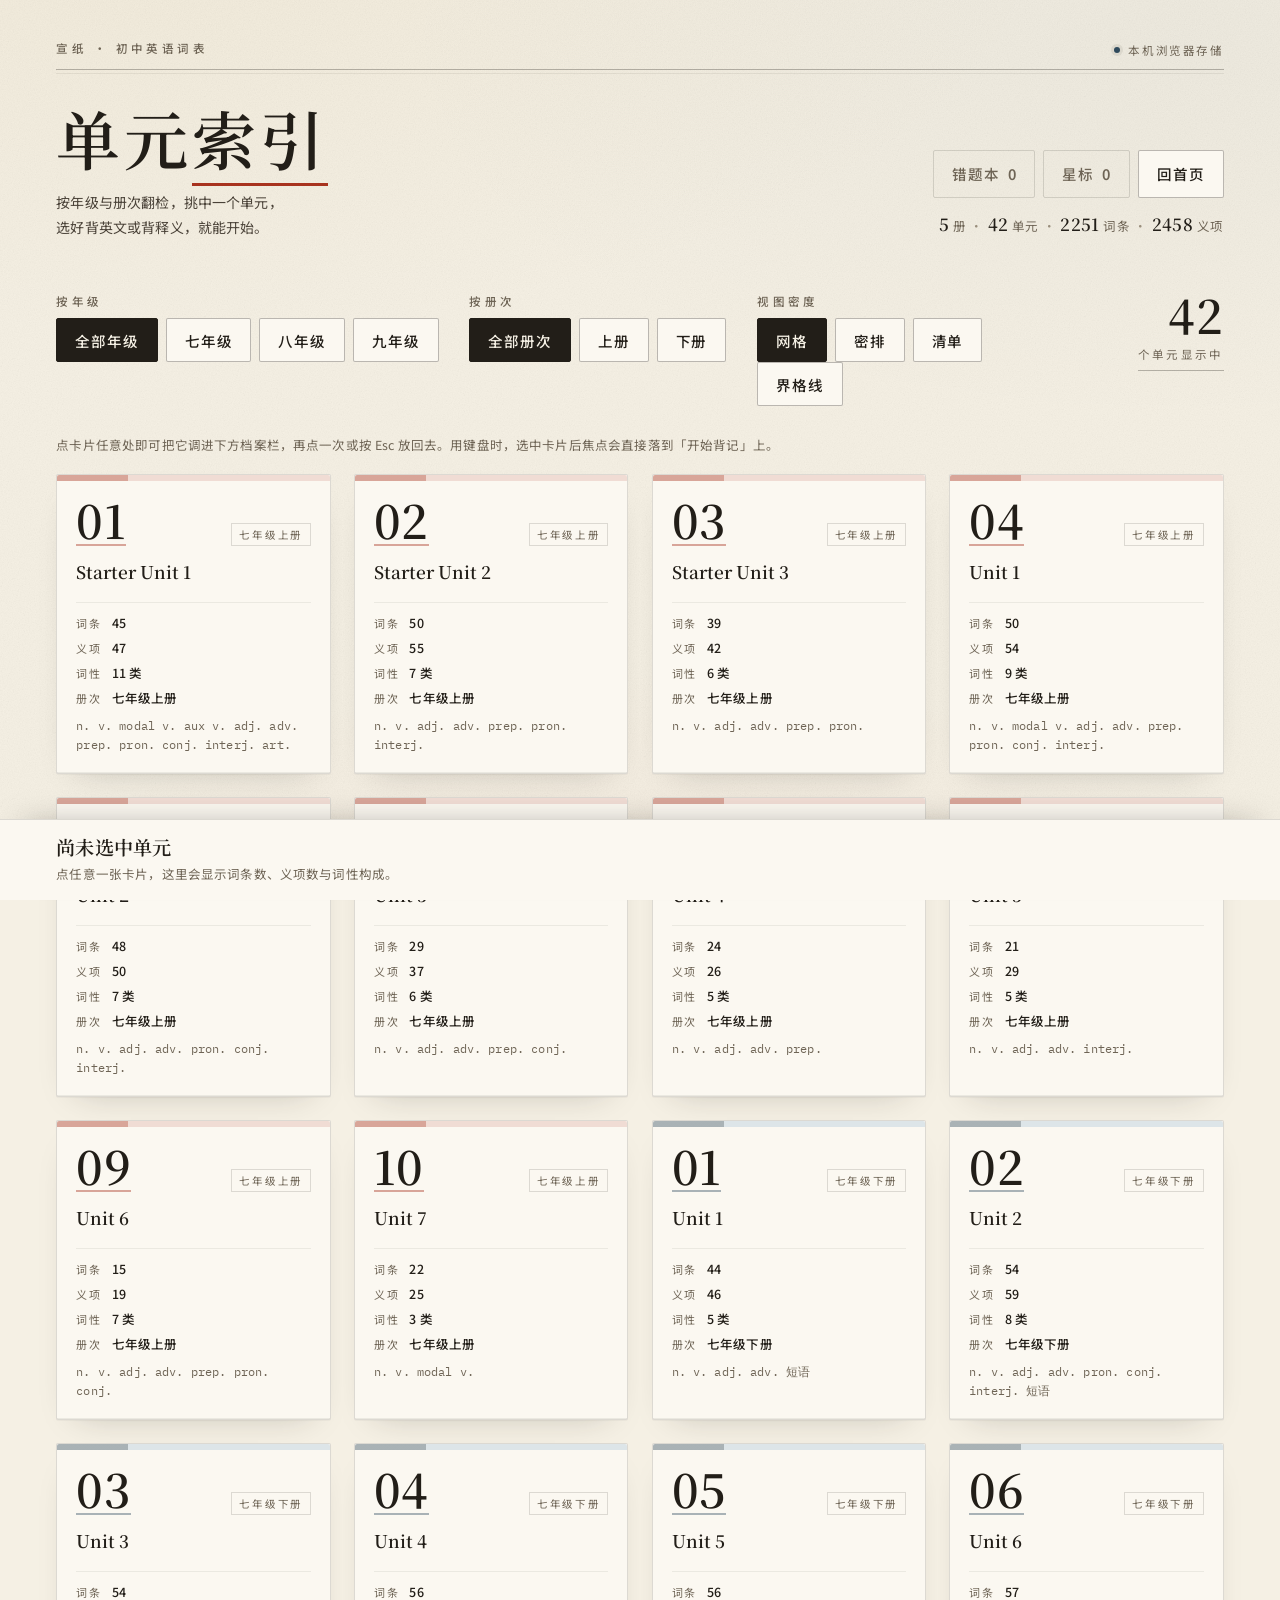
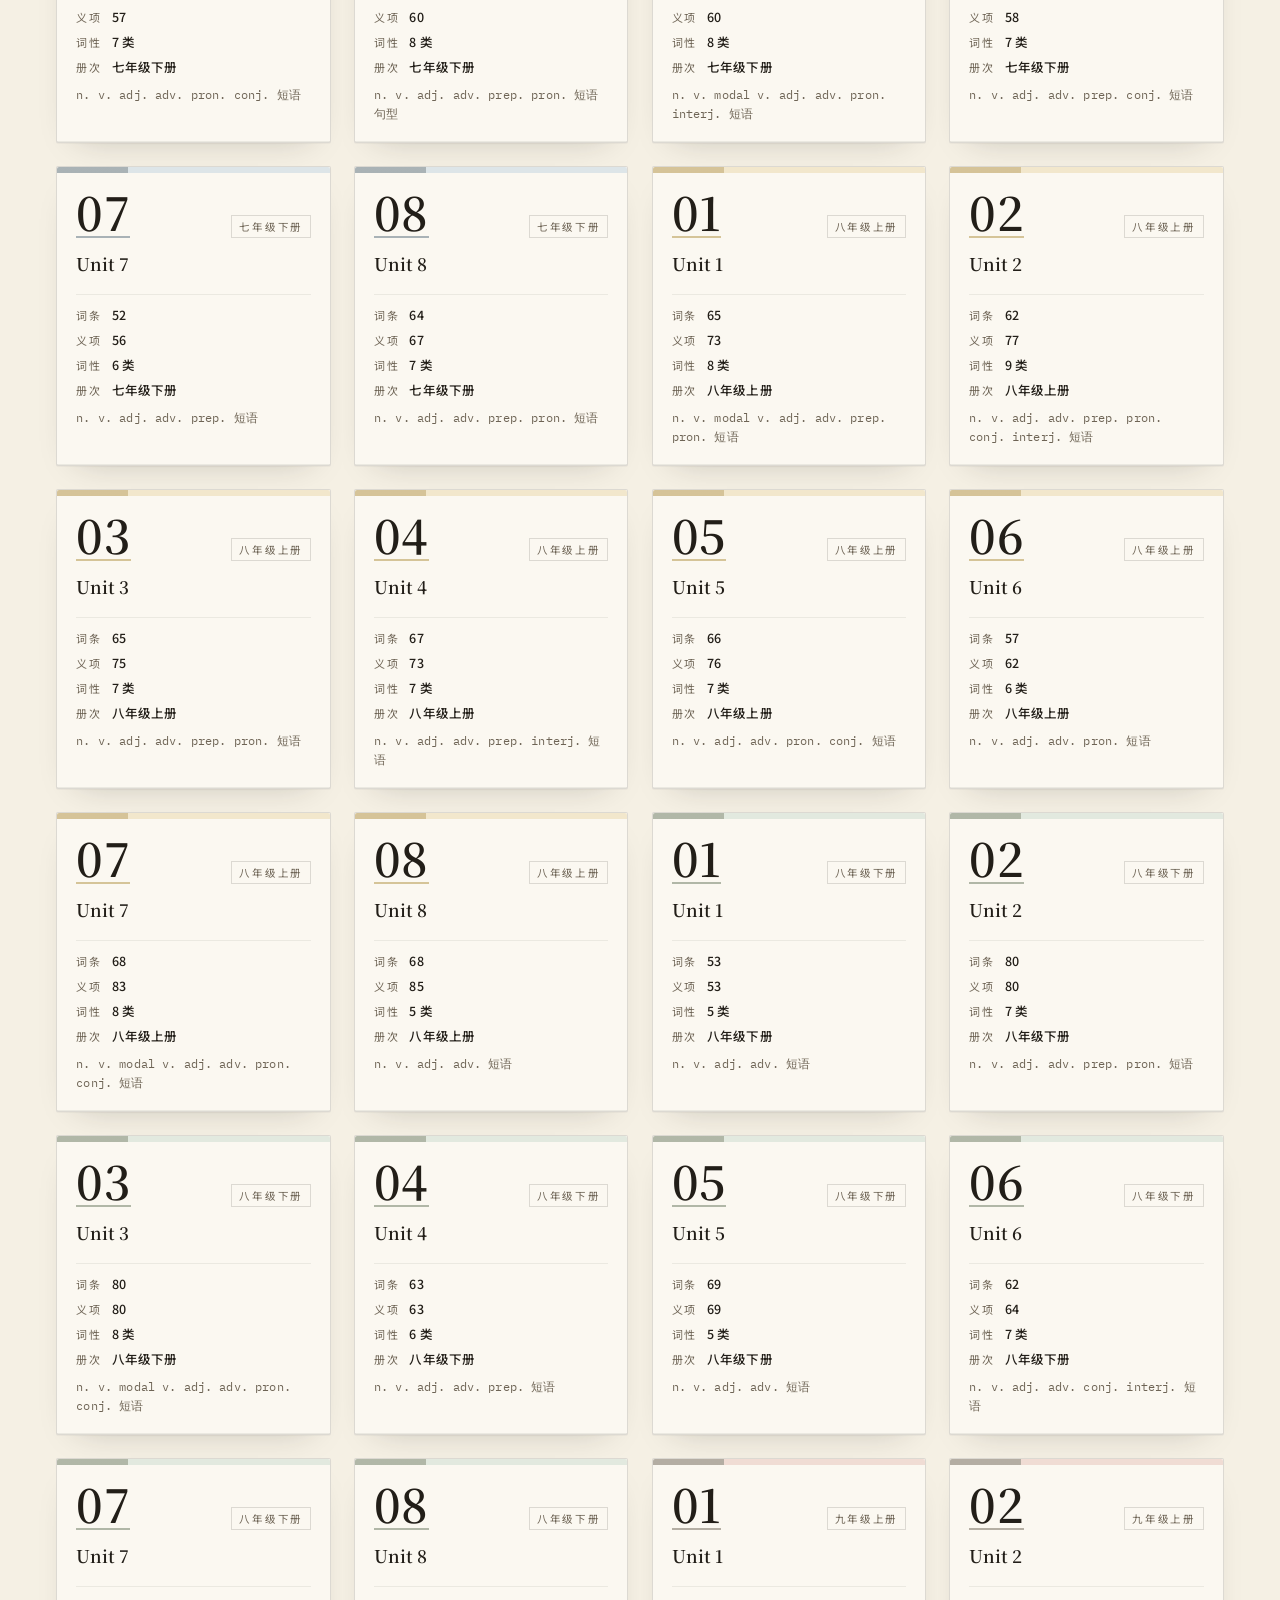
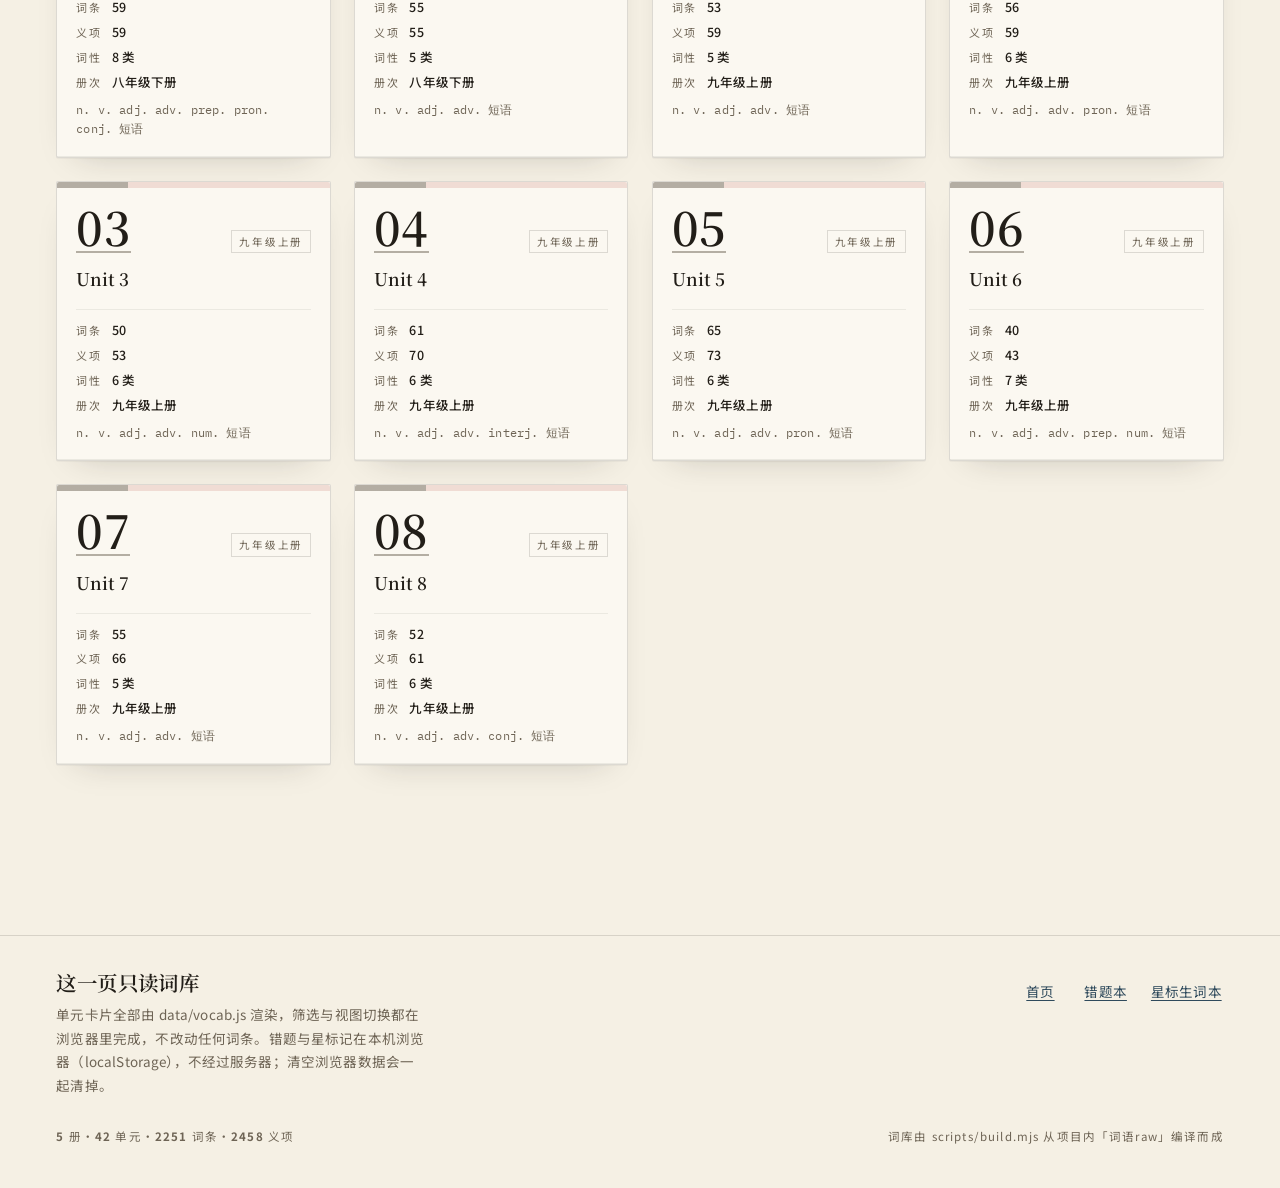
<file: units.html>
<!doctype html>
<html lang="zh-CN">
<head>
<meta charset="utf-8">
<meta name="viewport" content="width=device-width, initial-scale=1">
<meta name="color-scheme" content="light">
<meta name="description" content="初中英语词表单元索引：按年级与册次筛选单元卡片，三种视图密度，选中单元即可开始背英文或背释义。">
<title>单元索引 · 初中英语词表</title>
<link rel="preconnect" href="https://fonts.googleapis.com">
<link rel="preconnect" href="https://fonts.gstatic.com" crossorigin>
<link href="https://fonts.googleapis.com/css2?family=Noto+Serif+SC:wght@400;600;700&amp;family=Noto+Sans+SC:wght@300;400;500;700&amp;family=IBM+Plex+Mono:wght@400;500;600&amp;display=swap" rel="stylesheet">
<link rel="stylesheet" href="assets/paper.css">
<style>
  /* ======================================================================
     单元索引 —— 交互骨架取自 14 号页（分组筛选 / 三档密度 / 底部档案栏），
     视觉换成 07 号页的宣纸柔和版：发丝细线、大留白、宋体标题、克制的朱砂一点。
     不使用硬阴影与粗描边。
     ====================================================================== */

  dl, dt, dd { margin: 0; }
  .masthead p, .controls p, .card p, .detail p, .foot p, .empty p { margin: 0; }
  /* 中文按标点断行，不把「七年级上册」这类词组拦腰截断；超长串再退化到任意断行 */
  .lede, .hint, .dsub, .empty p { word-break: keep-all; overflow-wrap: anywhere; }

  /* ---------------- 界格线叠加（对照 14 号页的基线网格） ---------------- */
  .gridlines {
    position: fixed; inset: 0; z-index: 20; pointer-events: none;
    opacity: 0;
    transition: opacity .25s var(--ease);
    background-image:
      repeating-linear-gradient(90deg, rgba(168, 51, 31, .055) 0 1px, transparent 1px 28px),
      repeating-linear-gradient(0deg, rgba(34, 30, 24, .05) 0 1px, transparent 1px 28px);
  }
  body.grid-on .gridlines { opacity: 1; }

  /* ---------------- 页眉 ---------------- */
  .masthead { padding-top: clamp(20px, 3vw, 42px); }

  .mh-top {
    display: flex; flex-wrap: wrap; align-items: baseline;
    justify-content: space-between; gap: 6px 18px;
    padding-bottom: 9px;
  }

  .modehint {
    display: inline-flex; align-items: center; gap: 8px;
    font-size: 11.5px; letter-spacing: .14em; color: var(--ink-soft);
  }
  .modehint .dot {
    width: 6px; height: 6px; border-radius: 50%; background: var(--ink-faint);
    box-shadow: 0 0 0 3px var(--line-soft);
  }
  .modehint[data-mode="browser"] .dot { background: var(--indigo); }
  .modehint[data-mode="memory"] { color: var(--cinnabar); }
  .modehint[data-mode="memory"] .dot { background: var(--cinnabar); box-shadow: 0 0 0 3px var(--cinnabar-wash); }

  .head {
    display: grid;
    grid-template-columns: minmax(0, 1.55fr) minmax(0, 1fr);
    gap: clamp(16px, 3vw, 54px);
    align-items: end;
    padding: clamp(18px, 2.6vw, 32px) 0 clamp(14px, 2vw, 22px);
  }

  .headmain { min-width: 0; }
  .title {
    font-size: clamp(30px, 6.2vw, 64px);
    letter-spacing: .06em;
    line-height: 1.12;
  }
  .title .accent { border-bottom: 3px solid var(--cinnabar); }
  .lede {
    max-width: 42ch;
    padding-top: clamp(10px, 1.4vw, 16px);
    color: var(--ink-mid);
    font-size: clamp(14px, 1.05vw, 16.5px);
  }

  .headside {
    display: flex; flex-direction: column; align-items: flex-end;
    gap: 12px; min-width: 0;
  }
  .headnav { display: flex; flex-wrap: wrap; gap: 8px; justify-content: flex-end; }
  .headlink { white-space: nowrap; }
  .headlink .n { font-variant-numeric: tabular-nums; font-weight: 600; }
  /* N 为 0 时依旧显示，只把线条与墨色调淡一档（不靠透明度，保住对比度） */
  .headlink.is-zero { color: var(--ink-soft); border-color: var(--line); background: transparent; }
  .headlink.is-zero:hover { color: var(--ink); background: var(--paper-raise); border-color: var(--line-strong); }

  .stats {
    font-size: clamp(12.5px, .95vw, 14.5px); letter-spacing: .04em;
    color: var(--ink-soft); text-align: right;
  }
  .stats b {
    font-family: var(--serif-cn); font-weight: 600;
    font-size: 1.35em; letter-spacing: .02em; color: var(--ink);
    font-variant-numeric: tabular-nums;
  }
  .stats .sep { color: var(--ink-faint); padding: 0 4px; }

  /* ---------------- 控制台 ---------------- */
  .controls {
    display: grid;
    grid-template-columns: minmax(0, 1fr) auto;
    gap: clamp(12px, 2vw, 30px);
    align-items: start;
    padding: clamp(16px, 2.4vw, 30px) 0 clamp(10px, 1.6vw, 18px);
  }
  /* 分组并排铺开，窄屏自然折行；一组内的按钮永不被压到换行 */
  .ctl-main {
    display: flex; flex-wrap: wrap; align-items: start;
    gap: 13px clamp(16px, 2.4vw, 34px);
    min-width: 0;
  }
  .ctl-block { flex: 0 1 auto; min-width: 0; }
  .ctl-label {
    display: block;
    font-size: 11.5px; font-weight: 500; letter-spacing: .3em;
    color: var(--ink-soft); padding-bottom: 7px;
  }
  .ctl-row { display: flex; flex-wrap: wrap; gap: 8px; }

  .count { text-align: right; border-bottom: 1px solid var(--line-strong); padding-bottom: 6px; }
  .count-n {
    display: block;
    font-family: var(--serif-cn); font-weight: 600;
    font-size: clamp(28px, 3.6vw, 48px); line-height: 1; letter-spacing: .02em;
    font-variant-numeric: tabular-nums;
  }
  .count small {
    display: block; padding-top: 7px;
    font-size: 11.5px; letter-spacing: .2em; color: var(--ink-soft);
  }

  .hint {
    grid-column: 1 / -1;
    padding-top: 2px;
    font-size: 12.5px; color: var(--ink-soft);
  }

  /* ---------------- 卡片网格 ---------------- */
  .gridwrap { padding-bottom: clamp(28px, 4vw, 58px); }

  .unitgrid {
    display: grid;
    grid-template-columns: repeat(auto-fill, minmax(min(268px, 100%), 1fr));
    gap: clamp(14px, 1.8vw, 26px);
  }

  .card.unit {
    --band-1: var(--cinnabar-wash);
    --band-2: rgba(168, 51, 31, .42);
    display: flex; flex-direction: column; min-width: 0;
    transition: border-color var(--dur) var(--ease), box-shadow var(--dur) var(--ease),
                transform .18s var(--ease), background var(--dur) var(--ease);
  }
  /* 册次色带：一个年级一个色系，上册浅一档、下册深一档 —— 两册摆在一起要能一眼分清。 */
  .card.unit[data-volume="7b"] { --band-1: var(--indigo-wash);  --band-2: rgba(47, 74, 92, .40); }
  .card.unit[data-volume="8a"] { --band-1: var(--gold-wash);    --band-2: rgba(169, 133, 47, .46); }
  .card.unit[data-volume="8b"] { --band-1: #E2E9DF;             --band-2: rgba(74, 94, 66, .42); }
  .card.unit[data-volume="9a"] { --band-1: var(--cinnabar-wash); --band-2: rgba(102, 92, 78, .48); }

  .card.unit:hover { border-color: var(--line-strong); box-shadow: var(--shadow-soft); transform: translateY(-2px); }
  .card.unit:focus-within { border-color: var(--line-strong); }

  .card.unit[data-selected="true"] { border-color: var(--cinnabar); box-shadow: var(--shadow-soft); }
  .card.unit[data-selected="true"]::before {
    content: ""; position: absolute; left: 0; top: 0; bottom: 0; width: 3px;
    background: var(--cinnabar);
  }
  .card.unit[data-selected="true"] .band { background: var(--cinnabar); }

  .band {
    display: block; height: 6px; border-radius: 2px 2px 0 0;
    background: linear-gradient(90deg, var(--band-2) 0 26%, var(--band-1) 26% 100%);
  }

  .body {
    display: flex; flex-direction: column; gap: 5px; flex: 1; min-width: 0;
    padding: clamp(11px, 1.3vw, 15px) clamp(13px, 1.5vw, 19px) clamp(13px, 1.5vw, 18px);
  }

  .numrow { display: flex; align-items: baseline; justify-content: space-between; gap: 10px; }
  .num {
    font-family: var(--serif-cn); font-weight: 600; line-height: 1;
    font-size: clamp(34px, 3.6vw, 46px); letter-spacing: .01em; color: var(--ink);
    border-bottom: 2px solid var(--band-2); padding-bottom: 2px;
  }
  .voltag {
    flex: 0 0 auto; white-space: nowrap;
    font-size: 10.5px; letter-spacing: .16em; color: var(--ink-soft);
    border: 1px solid var(--line); padding: 2px 7px 1px;
  }

  .ct { font-size: clamp(17px, 1.35vw, 20px); line-height: 1.32; }
  /* 触区：按钮撑满整行、至少 44px 高；内层 .pname 只负责文字与那根下划线 */
  .pick {
    display: block; width: 100%; min-height: 44px;
    font: inherit; font-family: var(--serif-cn); font-weight: 600;
    color: var(--ink); background: none; border: 0; margin: 0;
    padding: 8px 0; text-align: left; cursor: pointer;
  }
  .pname {
    display: inline-block;
    border-bottom: 1px solid transparent;
    transition: color var(--dur) var(--ease), border-color var(--dur) var(--ease);
  }
  .pick:hover .pname { color: var(--cinnabar); border-bottom-color: var(--cinnabar); }
  .card.unit[data-selected="true"] .pname { color: var(--cinnabar); border-bottom-color: var(--cinnabar); }

  .meta {
    display: grid; grid-template-columns: auto minmax(0, 1fr);
    gap: 3px 10px; margin-top: 2px; padding-top: 9px;
    border-top: 1px solid var(--line-soft);
    font-size: 12.5px;
  }
  .meta dt { font-size: 11px; letter-spacing: .16em; color: var(--ink-soft); padding-top: 2px; }
  .meta dd { font-weight: 500; color: var(--ink); font-variant-numeric: tabular-nums; }

  .posline {
    margin-top: auto; padding-top: 2px;
    font-family: var(--mono-en); font-size: 11.5px; line-height: 1.7;
    color: var(--ink-soft); overflow-wrap: anywhere;
  }

  /* —— 密排：缩小卡面、收起次要信息 —— */
  .unitgrid[data-density="dense"] {
    grid-template-columns: repeat(auto-fill, minmax(min(198px, 100%), 1fr));
    gap: clamp(10px, 1.2vw, 16px);
  }
  .unitgrid[data-density="dense"] .body { padding: 11px 13px 13px; gap: 6px; }
  .unitgrid[data-density="dense"] .num { font-size: clamp(26px, 2.6vw, 34px); }
  .unitgrid[data-density="dense"] .ct,
  .unitgrid[data-density="dense"] .pick { font-size: clamp(14.5px, 1.05vw, 16.5px); }
  .unitgrid[data-density="dense"] .meta { font-size: 11.5px; gap: 2px 8px; padding-top: 7px; }
  .unitgrid[data-density="dense"] .meta dt { font-size: 10px; letter-spacing: .12em; }
  .unitgrid[data-density="dense"] .posline,
  .unitgrid[data-density="dense"] .voltag { display: none; }

  /* —— 清单：整行横向排布 —— */
  .unitgrid[data-density="list"] {
    grid-template-columns: minmax(0, 1fr);
    gap: 0; border-top: 1px solid var(--line-strong);
  }
  .unitgrid[data-density="list"] .card.unit {
    position: relative; flex-direction: row; padding-left: 5px;
    background: transparent; border: 0;
    border-bottom: 1px solid var(--line); border-radius: 0; box-shadow: none;
  }
  .unitgrid[data-density="list"] .card.unit::after { display: none; }
  .unitgrid[data-density="list"] .card.unit:hover {
    transform: none; background: var(--paper-raise);
    border-bottom-color: var(--line-strong);
  }
  .unitgrid[data-density="list"] .card.unit[data-selected="true"] {
    background: var(--cinnabar-wash); border-bottom-color: var(--cinnabar);
  }
  .unitgrid[data-density="list"] .card.unit[data-selected="true"]::before { display: none; }
  .unitgrid[data-density="list"] .band {
    position: absolute; left: 0; top: 0; bottom: 0;
    width: 4px; height: auto; border-radius: 0;
    background: var(--band-2);
  }
  .unitgrid[data-density="list"] .body {
    flex-direction: row; flex-wrap: wrap; align-items: baseline;
    gap: 4px clamp(10px, 2vw, 26px);
    padding: clamp(10px, 1.2vw, 15px) clamp(10px, 1.4vw, 18px);
  }
  .unitgrid[data-density="list"] .numrow { flex: 0 0 auto; }
  .unitgrid[data-density="list"] .num { font-size: clamp(20px, 2.2vw, 27px); border-bottom-width: 1px; }
  .unitgrid[data-density="list"] .ct { flex: 1 1 200px; min-width: 0; }
  .unitgrid[data-density="list"] .meta {
    flex: 0 0 auto; border-top: 0; padding-top: 0; margin: 0;
    grid-template-columns: repeat(4, auto auto); column-gap: 10px; row-gap: 0;
  }
  .unitgrid[data-density="list"] .meta dt { padding-top: 0; font-size: 10.5px; }
  .unitgrid[data-density="list"] .posline { display: none; }

  /* ---------------- 空结果 ---------------- */
  .empty {
    grid-column: 1 / -1;
    padding: clamp(26px, 4vw, 54px) clamp(18px, 3vw, 34px);
    text-align: center;
    background: var(--paper-deep);
    border: 1px dashed var(--line-strong);
  }
  .empty strong {
    display: block;
    font-family: var(--serif-cn); font-weight: 600;
    font-size: clamp(20px, 2.6vw, 28px); letter-spacing: .05em;
  }
  .empty p { max-width: 36ch; margin: 10px auto 0; font-size: 14px; color: var(--ink-soft); }
  .empty .btn { margin-top: 18px; }

  /* ---------------- 底部档案栏 ---------------- */
  .detail {
    position: sticky; bottom: 0; z-index: 30;
    padding: clamp(10px, 1.4vw, 15px) var(--gut);
    background: var(--paper-raise);
    border-top: 1px solid var(--line);
    box-shadow: 0 -14px 34px -26px rgba(34, 30, 24, .5);
    transition: border-color var(--dur) var(--ease), background var(--dur) var(--ease);
  }
  .detail[data-active="true"] { border-top: 2px solid var(--cinnabar); }
  .detail-inner {
    width: min(100%, var(--maxw)); margin-inline: auto;
    display: flex; flex-wrap: wrap; align-items: center;
    gap: 8px clamp(14px, 2vw, 30px); justify-content: space-between;
  }
  .dmain { flex: 1 1 240px; min-width: 0; }
  .dtitle { font-family: var(--serif-cn); font-weight: 600; font-size: clamp(17px, 1.5vw, 22px); line-height: 1.3; }
  .dsub { padding-top: 3px; font-size: 12.5px; color: var(--ink-soft); }
  .dpos {
    padding-top: 3px; font-family: var(--mono-en); font-size: 11.5px;
    line-height: 1.7; color: var(--ink-soft); overflow-wrap: anywhere;
  }

  .dctl { display: flex; flex-wrap: wrap; align-items: center; gap: 8px; min-width: 0; }
  .dgroup { display: flex; gap: 6px; }
  /* 档案栏里的模式与乱序按钮也按 44px 热区，手机拇指够得着 */
  .dctl .btn-sm { min-height: 44px; }

  .d-close {
    flex: 0 0 auto;
    font: inherit; font-size: 13px; font-weight: 500; letter-spacing: .06em;
    min-height: 44px; padding: 6px 13px;
    color: var(--ink-mid); background: transparent;
    border: 1px solid var(--line); border-radius: var(--radius);
    cursor: pointer;
    transition: color var(--dur) var(--ease), border-color var(--dur) var(--ease), background var(--dur) var(--ease);
  }
  .d-close:hover { color: var(--cinnabar); border-color: var(--cinnabar); background: var(--cinnabar-wash); }

  /* ---------------- 页脚 ---------------- */
  .foot { border-top: 1px solid var(--line); margin-top: clamp(18px, 3vw, 38px); padding: clamp(20px, 3vw, 34px) 0 clamp(24px, 3.4vw, 42px); }
  .foot-in {
    display: grid; grid-template-columns: minmax(0, 1.4fr) minmax(0, 1fr);
    gap: clamp(16px, 2.6vw, 44px); align-items: start;
  }
  .foot h2 { font-size: clamp(17px, 1.6vw, 22px); }
  .foot p { max-width: 46ch; padding-top: 8px; font-size: 13.5px; color: var(--ink-soft); }
  .footnav { display: flex; flex-wrap: wrap; gap: 4px 20px; justify-content: flex-end; font-size: 13.5px; }
  /* 页脚链接也补到 44px 热区（文字本身不动） */
  .footnav a {
    display: inline-flex; align-items: center; justify-content: center;
    min-height: 44px; min-width: 44px; padding: 4px 2px;
  }
  .colophon {
    display: flex; flex-wrap: wrap; gap: 6px 20px; justify-content: space-between;
    padding-top: clamp(16px, 2.4vw, 28px);
    font-size: 11.5px; letter-spacing: .1em; color: var(--ink-soft);
  }

  /* ---------------- 窄屏 ---------------- */
  @media (max-width: 860px) {
    .head { grid-template-columns: minmax(0, 1fr); align-items: start; }
    .headside { align-items: flex-start; }
    .headnav { justify-content: flex-start; }
    .stats { text-align: left; }
    .controls { grid-template-columns: minmax(0, 1fr); }
    .count { text-align: left; }
    .foot-in { grid-template-columns: minmax(0, 1fr); }
    .footnav { justify-content: flex-start; }
  }
  @media (max-width: 700px) {
    .detail-inner {
      display: grid; grid-template-columns: minmax(0, 1fr) auto;
      gap: 8px 10px; align-items: start;
    }
    .dmain { grid-column: 1; grid-row: 1; }
    .d-close { grid-column: 2; grid-row: 1; }
    .dctl { grid-column: 1 / -1; grid-row: 2; }
  }
  @media (max-width: 560px) {
    .unitgrid[data-density="list"] .meta { grid-template-columns: repeat(2, auto auto); }
    .unitgrid[data-density="list"] .ct { flex-basis: 100%; }
    .dlabel { display: none; }   /* 按钮自带「背英文 / 背释义」字样，窄屏省下标签位 */
    .dpos { font-size: 11px; }
  }
</style>
</head>
<body>
<a class="skip" href="#unitgrid">跳到单元列表</a>
<div class="gridlines" aria-hidden="true"></div>

<header class="masthead">
  <div class="wrap">
    <div class="mh-top">
      <p class="label">宣纸 · 初中英语词表</p>
      <p class="modehint" id="mode-hint" data-mode="pending" aria-live="polite"><span class="dot" aria-hidden="true"></span>正在读取本机存储……</p>
    </div>

    <div class="head rule-double">
      <div class="headmain">
        <h1 class="title">单元<span class="accent">索引</span></h1>
        <p class="lede">按年级与册次翻检，挑中一个单元，选好背英文或背释义，就能开始。</p>
      </div>
      <div class="headside">
        <nav class="headnav" aria-label="错题与星标">
          <a class="btn headlink is-zero" id="link-wrong" href="study.html?unit=wrong">错题本 <span class="n tnum" id="n-wrong">0</span></a>
          <a class="btn headlink is-zero" id="link-star" href="study.html?unit=star">星标 <span class="n tnum" id="n-star">0</span></a>
          <a class="btn headlink" href="index.html">回首页</a>
        </nav>
        <p class="stats" id="stats" aria-live="polite">正在读取词库……</p>
      </div>
    </div>
  </div>
</header>

<main>
  <section class="controls wrap" aria-labelledby="ctl-heading">
    <h2 class="visually-hidden" id="ctl-heading">筛选与视图</h2>

    <div class="ctl-main">
      <div class="ctl-block">
        <span class="ctl-label" id="lbl-grade">按年级</span>
        <!-- 按钮由脚本按词库实际拥有的年级生成（见 renderFilters），加册后自动多出「九年级」 -->
        <div class="ctl-row" role="group" aria-labelledby="lbl-grade" id="filter-grade"></div>
      </div>

      <div class="ctl-block">
        <span class="ctl-label" id="lbl-term">按册次</span>
        <div class="ctl-row" role="group" aria-labelledby="lbl-term" id="filter-term"></div>
      </div>

      <div class="ctl-block">
        <span class="ctl-label" id="lbl-density">视图密度</span>
        <div class="ctl-row" role="group" aria-labelledby="lbl-density" id="density">
          <button class="btn" type="button" data-value="grid" aria-pressed="true">网格</button>
          <button class="btn" type="button" data-value="dense" aria-pressed="false">密排</button>
          <button class="btn" type="button" data-value="list" aria-pressed="false">清单</button>
        </div>
        <!-- 界格线是独立开关，不属于「视图密度」这组互斥选项，所以单独成组 -->
        <div class="ctl-row" id="gridlines-row">
          <button class="btn" type="button" id="gridlines" aria-pressed="false">界格线</button>
        </div>
      </div>
    </div>

    <p class="count" id="count" aria-live="polite"><span class="count-n">—</span><small>正在读取词库</small></p>

    <p class="hint">点卡片任意处即可把它调进下方档案栏，再点一次或按 Esc 放回去。用键盘时，选中卡片后焦点会直接落到「开始背记」上。</p>
  </section>

  <section class="gridwrap wrap" aria-labelledby="grid-heading">
    <h2 class="visually-hidden" id="grid-heading">单元卡片</h2>
    <div class="unitgrid" id="unitgrid" data-density="grid">
      <div class="empty" id="empty" hidden>
        <strong>这一格空着</strong>
        <p>没有同时符合该年级与该册次的单元。换一组筛选，或者点下面的按钮从头来过。</p>
        <button class="btn" type="button" id="reset-filters">清空筛选</button>
      </div>
    </div>
  </section>

  <aside class="detail" id="detail" aria-label="单元档案">
    <div class="detail-inner">
      <div class="dmain" aria-live="polite">
        <p class="dtitle" id="d-title">尚未选中单元</p>
        <p class="dsub" id="d-sub">点任意一张卡片，这里会显示词条数、义项数与词性构成。</p>
        <p class="dpos" id="d-pos" hidden></p>
      </div>

      <div class="dctl" id="d-ctl" hidden>
        <span class="label dlabel" id="lbl-mode">模式</span>
        <div class="dgroup" role="group" aria-labelledby="lbl-mode" id="mode-group">
          <button class="btn btn-sm" type="button" data-mode="en" aria-pressed="true">背英文</button>
          <!-- 按钮写「背释义」：进到 study.html 是选词性＋写中文释义，用户感知的落点在释义；data-mode 值沿用 pos 不改 URL 契约 -->
          <button class="btn btn-sm" type="button" data-mode="pos" aria-pressed="false">背释义</button>
        </div>
        <button class="btn btn-sm" type="button" id="shuffle" aria-pressed="false">乱序</button>
        <a class="btn btn-primary" id="start" href="study.html">开始背记</a>
      </div>

      <button class="d-close" type="button" id="d-close" hidden>放回去（Esc）</button>
    </div>
  </aside>
</main>

<footer class="foot">
  <div class="wrap">
    <div class="foot-in">
      <div>
        <h2>这一页只读词库</h2>
        <p>单元卡片全部由 data/vocab.js 渲染，筛选与视图切换都在浏览器里完成，不改动任何词条。错题与星标记在本机浏览器（localStorage），不经过服务器；清空浏览器数据会一起清掉。</p>
      </div>
      <nav class="footnav" aria-label="相关页面">
        <a href="index.html">首页</a>
        <a href="study.html?unit=wrong">错题本</a>
        <a href="study.html?unit=star">星标生词本</a>
      </nav>
    </div>
    <div class="colophon">
      <span id="colophon-stats">词库读取中……</span>
      <span>词库由 scripts/build.mjs 从项目内「词语raw」编译而成</span>
    </div>
  </div>
</footer>

<template id="unit-tpl">
  <article class="card unit">
    <span class="band" aria-hidden="true"></span>
    <div class="body">
      <div class="numrow">
        <span class="num" aria-hidden="true"></span>
        <span class="voltag"></span>
      </div>
      <h3 class="ct"><button class="pick" type="button" aria-pressed="false"><span class="pname"></span></button></h3>
      <dl class="meta">
        <dt>词条</dt><dd class="v-entry"></dd>
        <dt>义项</dt><dd class="v-card"></dd>
        <dt>词性</dt><dd class="v-pos"></dd>
        <dt>册次</dt><dd class="v-vol"></dd>
      </dl>
      <p class="posline"></p>
    </div>
  </article>
</template>

<script type="module">
import { VOCAB, overview } from './assets/vocab.js';
import { loadState, mistakeList, starList, getStorageMode } from './assets/api.js';

/* ---------- 元素 ---------- */
const grid = document.getElementById('unitgrid');
const emptyBox = document.getElementById('empty');
const countBox = document.getElementById('count');
const statsBox = document.getElementById('stats');
const colophonBox = document.getElementById('colophon-stats');
const gridlinesBtn = document.getElementById('gridlines');
const resetBtn = document.getElementById('reset-filters');
const tpl = document.getElementById('unit-tpl');

const detail = document.getElementById('detail');
const dTitle = document.getElementById('d-title');
const dSub = document.getElementById('d-sub');
const dPos = document.getElementById('d-pos');
const dCtl = document.getElementById('d-ctl');
const closeBtn = document.getElementById('d-close');
const startLink = document.getElementById('start');
const shuffleBtn = document.getElementById('shuffle');
const modeBox = document.getElementById('mode-group');
const reduce = window.matchMedia('(prefers-reduced-motion: reduce)');

const GROUPS = {
  grade: document.getElementById('filter-grade'),
  term: document.getElementById('filter-term'),
  density: document.getElementById('density')
};

/* ---------- 页面状态 ---------- */
const state = { grade: 'all', term: 'all', density: 'grid', mode: 'en', shuffled: false };
const volIndex = new Map(VOCAB.volumes.map((v, i) => [v.id, i]));
const units = VOCAB.units.slice().sort((a, b) =>
  (volIndex.get(a.volumeId) - volIndex.get(b.volumeId)) || (a.order - b.order));
const unitMap = new Map(VOCAB.units.map((u) => [u.id, u]));

let cards = [];
let selected = null;       // 当前调进档案栏的卡片元素
let selectedUnit = null;   // 对应的单元数据

const pad2 = (n) => String(n).padStart(2, '0');

/* ======================================================================
   1. 渲染单元卡片（数据全部来自 VOCAB.units）
   ====================================================================== */
function renderUnits() {
  const frag = document.createDocumentFragment();
  for (const u of units) {
    const node = tpl.content.firstElementChild.cloneNode(true);
    node.dataset.unitId = u.id;
    node.dataset.grade = u.grade;
    node.dataset.term = u.term;
    node.dataset.volume = u.volumeId;

    const volLabel = `${u.grade}${u.term}`;
    node.querySelector('.num').textContent = pad2(u.order);
    node.querySelector('.voltag').textContent = volLabel;
    node.querySelector('.v-entry').textContent = String(u.entryCount);
    node.querySelector('.v-card').textContent = String(u.cardCount);
    node.querySelector('.v-pos').textContent = `${u.posPresent.length} 类`;
    node.querySelector('.v-vol').textContent = volLabel;
    node.querySelector('.posline').textContent = u.posPresent.join(' ');

    const pick = node.querySelector('.pick');
    node.querySelector('.pname').textContent = u.name;
    pick.setAttribute('aria-label', `${u.name}，${volLabel}，${u.entryCount} 个词条，${u.cardCount} 个义项`);

    frag.appendChild(node);
  }
  grid.insertBefore(frag, emptyBox);
  return Array.from(grid.querySelectorAll('.card.unit'));
}

/* 从卡片的 <dl class="meta"> 里按 dt 取 dd（与 14 号页同一套读法） */
function field(card, label) {
  const dts = card.querySelectorAll('.meta dt');
  const dds = card.querySelectorAll('.meta dd');
  for (let i = 0; i < dts.length; i += 1) {
    if (dts[i].textContent.replace(/\s+/g, '') === label) return dds[i].textContent.trim();
  }
  return '';
}

/* ======================================================================
   2. 概览数字（册数 / 单元 / 词条 / 义项全部现算，不写死）
   ====================================================================== */
function renderStatsInto(el) {
  if (!el) return;
  const o = overview();
  const parts = [[o.volumes, '册'], [o.units, '单元'], [o.entries, '词条'], [o.cards, '义项']];
  el.textContent = '';
  parts.forEach(([value, unitText], i) => {
    if (i) {
      const sep = document.createElement('span');
      sep.className = 'sep';
      sep.textContent = '·';
      el.appendChild(sep);
    }
    const b = document.createElement('b');
    b.textContent = String(value);
    el.appendChild(b);
    el.appendChild(document.createTextNode(' ' + unitText));
  });
}

function renderCount(shown) {
  countBox.textContent = '';
  const n = document.createElement('span');
  n.className = 'count-n';
  n.textContent = String(shown);
  const small = document.createElement('small');
  small.textContent = shown === 0 ? '没有符合条件的单元' : '个单元显示中';
  countBox.append(n, small);
}

/* ======================================================================
   3. 筛选与视图密度（分组内互斥，两组联动过滤）
   ====================================================================== */

/**
 * 按当前词库刷新「按年级 / 按册次」的选项按钮 —— 选项只列真正有单元的取值，
 * 数据里没有的年级不会出现一个注定筛出 0 个单元的死按钮。
 * 原来是写死的三个年级按钮，加了九年级上册之后页面就少一个选项，所以改成现算。
 */
function renderFilters() {
  const specs = [
    { key: 'grade', box: GROUPS.grade, all: '全部年级' },
    { key: 'term', box: GROUPS.term, all: '全部册次' },
  ];

  return specs.map(({ key, box, all }) => {
    const seen = new Set();
    const values = [];
    for (const card of cards) {
      const value = key === 'grade' ? card.dataset.grade : card.dataset.term;
      if (value && !seen.has(value)) { seen.add(value); values.push(value); }
    }

    const frag = document.createDocumentFragment();
    const add = (value, label) => {
      const btn = document.createElement('button');
      btn.className = 'btn';
      btn.type = 'button';
      btn.dataset.value = value;
      btn.setAttribute('aria-pressed', value === state[key] ? 'true' : 'false');
      btn.textContent = label;
      frag.appendChild(btn);
    };
    add('all', all);
    // 单元已按册次顺序（七年级上册 → 九年级上册）排过，这里的去重顺序天然就是显示顺序
    values.forEach((value) => add(value, value));

    // 选项换了一批，若原选中项不复存在（例如词库里那一册被删了）就退回「全部」
    if (state[key] !== 'all' && !values.includes(state[key])) state[key] = 'all';
    box.replaceChildren(frag);
    return box;
  });
}

function apply() {
  let shown = 0;
  for (const card of cards) {
    const okGrade = state.grade === 'all' || card.dataset.grade === state.grade;
    const okTerm = state.term === 'all' || card.dataset.term === state.term;
    const ok = okGrade && okTerm;
    card.hidden = !ok;
    if (ok) shown += 1;
  }
  renderCount(shown);
  emptyBox.hidden = shown !== 0;
  // 被筛掉的卡片若正躺在档案栏里，先把它放回去
  if (selected && selected.hidden) clearSelection(false);
}

function setGroup(key, value) {
  state[key] = value;
  const box = GROUPS[key];
  for (const b of box.querySelectorAll('button[data-value]')) {
    b.setAttribute('aria-pressed', b.dataset.value === value ? 'true' : 'false');
  }
  if (key === 'density') grid.setAttribute('data-density', value);  // 密度不动筛选结果，不重播计数
  else apply();
}

function bindGroup(key) {
  const box = GROUPS[key];
  box.addEventListener('click', (ev) => {
    const btn = ev.target.closest('button[data-value]');
    if (!btn || !box.contains(btn)) return;
    if (state[key] === btn.dataset.value) return;
    setGroup(key, btn.dataset.value);
  });
}

function resetFilters() {
  // 走 setGroup，让按钮的 aria-pressed 与 state 始终由同一处逻辑维护
  setGroup('grade', 'all');
  setGroup('term', 'all');
  apply();  // 两个值本来就是 all 时 setGroup 不会重跑，这里保证计数与空态一定刷新
  const first = GROUPS.grade.querySelector('button[data-value="all"]');
  if (first) first.focus();
}

/* ======================================================================
   4. 选中卡片 → 调进底部档案栏（再点取消、Esc 放回）
   ====================================================================== */
function updateStart() {
  if (!selectedUnit) {
    startLink.href = 'study.html';
    return;
  }
  const mode = state.mode === 'pos' ? 'pos' : 'en';
  startLink.href = `study.html?unit=${encodeURIComponent(selectedUnit.id)}&mode=${mode}&shuffle=${state.shuffled ? '1' : '0'}`;
  const modeLabel = mode === 'en' ? '背英文' : '背释义';
  startLink.setAttribute('aria-label', `开始背记 ${selectedUnit.name}，${modeLabel}${state.shuffled ? '，乱序' : ''}`);
}

function clearSelection(focusBack) {
  if (selected) {
    const pick = selected.querySelector('.pick');
    selected.removeAttribute('data-selected');
    if (pick) {
      pick.setAttribute('aria-pressed', 'false');
      if (focusBack) pick.focus();
    }
  }
  selected = null;
  selectedUnit = null;
  dTitle.textContent = '尚未选中单元';
  dSub.textContent = '点任意一张卡片，这里会显示词条数、义项数与词性构成。';
  dPos.textContent = '';
  dPos.hidden = true;
  dCtl.hidden = true;
  closeBtn.hidden = true;
  detail.removeAttribute('data-active');
}

function select(card, fromKeyboard) {
  if (selected === card) { clearSelection(false); return; }

  const unit = unitMap.get(card.dataset.unitId) || null;
  clearSelection(false);
  selected = card;
  selectedUnit = unit;

  card.setAttribute('data-selected', 'true');
  const pick = card.querySelector('.pick');
  if (pick) pick.setAttribute('aria-pressed', 'true');

  dTitle.textContent = (pick && pick.textContent.trim()) || (unit && unit.name) || '未命名单元';

  const bits = [['词条', field(card, '词条')], ['义项', field(card, '义项')], ['册次', field(card, '册次')]];
  dSub.textContent = bits.filter(([, v]) => v).map(([k, v]) => `${k} ${v}`).join(' · ');

  const posText = unit ? unit.posPresent.join(' ') : field(card, '词性');
  dPos.textContent = posText ? `词性 ${posText}` : '';
  dPos.hidden = !posText;

  dCtl.hidden = false;
  closeBtn.hidden = false;
  detail.setAttribute('data-active', 'true');
  updateStart();

  // 键盘选中后把焦点送到主按钮，Tab 一圈就能走完「筛选 → 选卡 → 开始背记」
  if (fromKeyboard) startLink.focus();
}

/* ======================================================================
   5. 事件绑定
   ====================================================================== */
function bindEvents() {
  bindGroup('grade');
  bindGroup('term');
  bindGroup('density');

  gridlinesBtn.addEventListener('click', () => {
    const on = gridlinesBtn.getAttribute('aria-pressed') === 'true';
    gridlinesBtn.setAttribute('aria-pressed', on ? 'false' : 'true');
    document.body.classList.toggle('grid-on', !on);
  });

  resetBtn.addEventListener('click', resetFilters);

  grid.addEventListener('click', (ev) => {
    const card = ev.target.closest('.card.unit');
    if (!card) return;
    // 键盘触发的 click（detail === 0）才搬焦点；鼠标点击不打扰
    const fromKeyboard = ev.detail === 0 && selected !== card;
    select(card, fromKeyboard);
  });

  modeBox.addEventListener('click', (ev) => {
    const btn = ev.target.closest('button[data-mode]');
    if (!btn || !modeBox.contains(btn)) return;
    if (state.mode === btn.dataset.mode) return;
    state.mode = btn.dataset.mode;
    for (const b of modeBox.querySelectorAll('button[data-mode]')) {
      b.setAttribute('aria-pressed', b === btn ? 'true' : 'false');
    }
    updateStart();
  });

  shuffleBtn.addEventListener('click', () => {
    state.shuffled = shuffleBtn.getAttribute('aria-pressed') !== 'true';
    shuffleBtn.setAttribute('aria-pressed', state.shuffled ? 'true' : 'false');
    updateStart();
  });

  closeBtn.addEventListener('click', () => clearSelection(true));

  document.addEventListener('keydown', (ev) => {
    if (ev.key === 'Escape' && selected) clearSelection(true);
  });

  const syncCloseLabel = () => {
    // 降级动效时按钮文案去掉快捷键提示（与 14 号页同一处理）
    closeBtn.textContent = reduce.matches ? '放回去' : '放回去（Esc）';
  };
  syncCloseLabel();
  if (typeof reduce.addEventListener === 'function') reduce.addEventListener('change', syncCloseLabel);
  else if (typeof reduce.addListener === 'function') reduce.addListener(syncCloseLabel);
}

/* ======================================================================
   6. 页眉计数与存储模式
   ====================================================================== */
function setBadge(linkId, countId, n) {
  const link = document.getElementById(linkId);
  const badge = document.getElementById(countId);
  if (badge) badge.textContent = String(n);
  if (link) link.classList.toggle('is-zero', n === 0);
}

function renderModeHint() {
  const hint = document.getElementById('mode-hint');
  const memory = getStorageMode() === 'memory';
  hint.dataset.mode = memory ? 'memory' : 'browser';
  hint.textContent = '';
  const dot = document.createElement('span');
  dot.className = 'dot';
  dot.setAttribute('aria-hidden', 'true');
  hint.append(dot, document.createTextNode(memory ? '浏览器存储不可用' : '本机浏览器存储'));
}

async function syncHeader() {
  try {
    const st = await loadState();
    setBadge('link-wrong', 'n-wrong', mistakeList(st).length);
    setBadge('link-star', 'n-star', starList(st).length);
  } catch (err) {
    // api.js 内部已降级到本机存储；这里只兜一层，保证控制台干净
  }
  renderModeHint();
}

/* ======================================================================
   7. 启动
   ====================================================================== */
cards = renderUnits();
renderStatsInto(statsBox);
renderStatsInto(colophonBox);
renderFilters();
bindEvents();
apply();
syncHeader();
</script>
</body>
</html>
</file>
<file: assets/paper.css>
/* ==========================================================================
   宣纸 · 设计系统
   --------------------------------------------------------------------------
   三个页面（index / units / study）共用。基调取自 07 号页「砚山」的柔和留白：
   宣纸暖米底、细若发丝的分割线、克制的朱砂一点红、大留白、宋体主标题。
   交互骨架取自 14 号页，但描边与阴影全部放轻，不做粗野主义。

   离线策略：Google Fonts 只顾「锦上添花」—— 加载失败时回退到系统中文字体，
   版式与对比度不塌。
   ========================================================================== */

/* ========================== 1. 变量 ========================== */

:root {
  /* —— 宣纸底色阶 —— */
  --paper:        #F5F0E4;   /* 主宣纸色 */
  --paper-deep:   #EDE6D6;   /* 稍深的宣纸，用于分区 */
  --paper-raise:  #FBF8F1;   /* 抬起面（输入框、卡片内层） */
  --paper-sink:   #E6DCC9;   /* 凹陷（进度槽、禁用面） */

  /* —— 墨色阶 —— */
  --ink:          #221E18;   /* 正文主墨 */
  --ink-mid:      #4A4238;   /* 次级文字 */
  --ink-soft:     #6E6455;   /* 说明文字（对宣纸底 ≈ 5.1:1，达标） */
  --ink-faint:    #9A8F7D;   /* 装饰性文字，不承载正文信息 */

  /* —— 朱砂与点缀 —— */
  --cinnabar:     #A8331F;   /* 朱砂：强调、正确、主按钮 */
  --cinnabar-lit: #C2482F;   /* 朱砂亮一档，hover */
  --cinnabar-wash:#F0DCD4;   /* 朱砂淡底 */
  --indigo:       #2F4A5C;   /* 靛青：次级强调、错误标记以外的地方 */
  --indigo-wash:  #DDE5E8;   /* 靛青淡底 */
  --gold:         #A9852F;   /* 赭金：星标、印章 */
  --gold-wash:    #F2E7CC;   /* 赭金淡底 */
  --wrong:        #8E2B2B;   /* 错的墨色（比朱砂更深，避免与正确色混淆） */
  --wrong-wash:   #F2DFDC;

  /* —— 细线 —— */
  --line:         rgba(34, 30, 24, 0.14);  /* 常规分割线 */
  --line-soft:    rgba(34, 30, 24, 0.07);  /* 极细装饰线 */
  --line-strong:  rgba(34, 30, 24, 0.30);  /* 需要强调的框线 */

  /* —— 字体 —— */
  --serif-cn: "Noto Serif SC", "Source Han Serif SC", "Source Han Serif CN",
              "Songti SC", "SimSun", "STSong", serif;
  --sans-cn:  "Noto Sans SC", "Source Han Sans SC", "PingFang SC",
              "Microsoft YaHei", "Hiragino Sans GB", sans-serif;
  --mono-en:  "IBM Plex Mono", "SFMono-Regular", Consolas, "Liberation Mono",
              Menlo, monospace;

  /* —— 尺度 —— */
  --gut: clamp(18px, 4.4vw, 64px);      /* 版心左右留白 */
  --maxw: 1180px;                        /* 版心最大宽度 */
  --radius: 2px;                         /* 几乎不圆角 —— 纸是方的 */
  --shadow-soft: 0 1px 2px rgba(34, 30, 24, .05), 0 8px 24px -14px rgba(34, 30, 24, .18);
  --shadow-card: 0 1px 1px rgba(34, 30, 24, .04), 0 14px 34px -22px rgba(34, 30, 24, .28);
  --ease: cubic-bezier(.2, .8, .25, 1);
  --dur: .34s;
}

/* ========================== 2. 基础 ========================== */

*, *::before, *::after { box-sizing: border-box; }

html { -webkit-text-size-adjust: 100%; }

body {
  margin: 0;
  min-height: 100dvh;
  background: var(--paper);
  color: var(--ink);
  font-family: var(--sans-cn);
  font-size: clamp(15px, 1.02vw, 16.5px);
  line-height: 1.75;
  letter-spacing: .01em;
  /* 宣纸氛围层：极淡的黄褐晕染 + 纤维噪点，压到几乎看不见但去掉就「塑料」 */
  background-image:
    radial-gradient(120% 80% at 12% -10%, rgba(169, 133, 47, .055), transparent 60%),
    radial-gradient(100% 70% at 92% 4%, rgba(47, 74, 92, .04), transparent 62%),
    radial-gradient(90% 60% at 50% 108%, rgba(168, 51, 31, .035), transparent 58%);
  background-attachment: fixed;
}

/* 纤维噪点：内联 SVG feTurbulence，零外部请求 */
body::before {
  content: "";
  position: fixed;
  inset: 0;
  z-index: 0;
  pointer-events: none;
  opacity: .38;
  mix-blend-mode: multiply;
  background-image: url("data:image/svg+xml,%3Csvg xmlns='http://www.w3.org/2000/svg' width='220' height='220'%3E%3Cfilter id='f'%3E%3CfeTurbulence type='fractalNoise' baseFrequency='.82' numOctaves='3' stitchTiles='stitch'/%3E%3CfeColorMatrix type='saturate' values='0'/%3E%3C/filter%3E%3Crect width='220' height='220' filter='url(%23f)' opacity='.28'/%3E%3C/svg%3E");
}

/* 版心 */
.wrap {
  position: relative;
  z-index: 1;
  width: min(100% - (var(--gut) * 2), var(--maxw));
  margin-inline: auto;
}

::selection { background: var(--cinnabar); color: var(--paper-raise); }

/* ========================== 3. 排版 ========================== */

h1, h2, h3, h4 {
  font-family: var(--serif-cn);
  font-weight: 600;
  line-height: 1.24;
  letter-spacing: .02em;
  margin: 0;
  text-wrap: balance;
}

p { margin: 0 0 1em; }
p:last-child { margin-bottom: 0; }

a { color: var(--indigo); text-underline-offset: .22em; text-decoration-thickness: 1px; }
a:hover { color: var(--cinnabar); }

/* 小字标签：字距拉开，像书页边的眉批 */
.label {
  font-family: var(--sans-cn);
  font-size: 11.5px;
  font-weight: 500;
  letter-spacing: .3em;
  text-transform: uppercase;
  color: var(--ink-soft);
}

.kicker {
  display: inline-block;
  font-size: 11.5px;
  letter-spacing: .24em;
  color: var(--ink-mid);
  border: 1px solid var(--line-strong);
  padding: 5px 11px 4px;
  background: rgba(251, 248, 241, .7);
}

/* 英文单词展示：等宽 + 紧字距 */
.en, .mono { font-family: var(--mono-en); letter-spacing: -.01em; }

/* 竖排小字 */
.vert {
  writing-mode: vertical-rl;
  font-size: 11.5px;
  letter-spacing: .42em;
  color: var(--ink-soft);
}

/* ========================== 4. 细线分割 ========================== */

.rule { border: 0; border-top: 1px solid var(--line); margin: 0; }
.rule-soft { border: 0; border-top: 1px solid var(--line-soft); margin: 0; }

/* 页眉式细线：一条实线 + 下面一条更淡的线，像宣纸上的界格 */
.rule-double { border-top: 1px solid var(--line-strong); position: relative; }
.rule-double::after {
  content: ""; position: absolute; left: 0; right: 0; top: 3px;
  border-top: 1px solid var(--line-soft);
}

/* ========================== 5. 按钮 ========================== */

.btn {
  display: inline-flex;
  align-items: center;
  justify-content: center;
  gap: 8px;
  min-height: 44px;                 /* 手机拇指热区 */
  padding: 10px 18px;
  font-family: var(--sans-cn);
  font-size: 14.5px;
  font-weight: 500;
  letter-spacing: .06em;
  color: var(--ink);
  background: var(--paper-raise);
  border: 1px solid var(--line-strong);
  border-radius: var(--radius);
  cursor: pointer;
  text-decoration: none;
  transition: background var(--dur) var(--ease), color var(--dur) var(--ease),
              border-color var(--dur) var(--ease), transform .12s var(--ease);
  -webkit-tap-highlight-color: transparent;
}
.btn:hover { background: var(--paper-deep); border-color: var(--ink-mid); }
.btn:active { transform: translateY(1px); }

.btn[aria-pressed="true"], .btn.is-on {
  background: var(--ink);
  color: var(--paper);
  border-color: var(--ink);
}

.btn-primary {
  background: var(--cinnabar);
  color: var(--paper-raise);
  border-color: var(--cinnabar);
}
.btn-primary:hover { background: var(--cinnabar-lit); border-color: var(--cinnabar-lit); }

.btn-ghost { background: transparent; border-color: var(--line); color: var(--ink-mid); }
.btn-ghost:hover { background: var(--paper-raise); color: var(--ink); }

.btn-sm { min-height: 44px; padding: 5px 12px; font-size: 13px; }

/* 触区兜底：老浏览器不支持 pointer:coarse 时，窄屏一律按触摸设备对待 */
@media (max-width: 700px) {
  .btn-sm { min-height: 44px; }
}

.btn[disabled], .btn[aria-disabled="true"] { opacity: .45; cursor: not-allowed; }

/* 焦点：全站统一的可见焦点环 */
:focus-visible {
  outline: 2px solid var(--cinnabar);
  outline-offset: 2px;
  border-radius: var(--radius);
}

/* ========================== 6. 表单 ========================== */

.field {
  width: 100%;
  min-height: 52px;
  padding: 13px 16px;
  font-family: var(--sans-cn);
  font-size: 17px;                  /* iOS 上 < 16px 会触发缩放 */
  color: var(--ink);
  background: var(--paper-raise);
  border: 1px solid var(--line-strong);
  border-radius: var(--radius);
  transition: border-color var(--dur) var(--ease), box-shadow var(--dur) var(--ease);
}
/* 占位符也用 --ink-soft：--ink-faint（3.00:1）虽然占位符不强制达标，
   但提升到 5.47:1 没有任何视觉代价，还能避免以后新页面直接踩坑。 */
.field::placeholder { color: var(--ink-soft); }
.field:focus {
  outline: none;
  border-color: var(--cinnabar);
  box-shadow: 0 0 0 3px var(--cinnabar-wash);
}
.field-en {
  font-family: var(--mono-en);
  font-size: 21px;
  letter-spacing: .04em;
  text-align: center;
}
textarea.field { resize: vertical; min-height: 60px; line-height: 1.6; }

/* 选中态：朱砂填色（词性按钮平铺用） */
.chip {
  display: inline-flex;
  align-items: center;
  justify-content: center;
  min-height: 44px;                 /* 手机拇指热区，与 .btn 一致 */
  min-width: 62px;
  padding: 8px 14px;
  font-family: var(--mono-en);
  font-size: 15px;
  letter-spacing: .02em;
  color: var(--ink);
  background: var(--paper-raise);
  border: 1px solid var(--line-strong);
  border-radius: var(--radius);
  cursor: pointer;
  transition: background var(--dur) var(--ease), color var(--dur) var(--ease),
              border-color var(--dur) var(--ease), transform .12s var(--ease);
  -webkit-tap-highlight-color: transparent;
}
.chip:hover { background: var(--paper-deep); }
.chip[aria-pressed="true"] {
  background: var(--cinnabar);
  border-color: var(--cinnabar);
  color: var(--paper-raise);
}
.chip:active { transform: translateY(1px); }

/* ========================== 7. 卡片 ========================== */

.card {
  position: relative;
  background: var(--paper-raise);
  border: 1px solid var(--line);
  border-radius: var(--radius);
  box-shadow: var(--shadow-card);
}

/* 纸边的压痕：卡片底部一条更深的细线 */
.card::after {
  content: "";
  position: absolute;
  left: 0; right: 0; bottom: 0;
  border-bottom: 1px solid var(--line-soft);
  pointer-events: none;
}

/* ========================== 8. 反馈态 ========================== */

.is-right {
  color: var(--cinnabar);
  border-color: var(--cinnabar) !important;
}
.is-wrong {
  color: var(--wrong);
  border-color: var(--wrong) !important;
}

.flash-right { animation: flashRight .6s var(--ease); }
.flash-wrong { animation: flashWrong .5s var(--ease); }

@keyframes flashRight {
  0%   { background: var(--cinnabar-wash); }
  100% { background: transparent; }
}
@keyframes flashWrong {
  0%, 40% { background: var(--wrong-wash); }
  100%    { background: transparent; }
}

/* 印章式圆标（正确 / 错误） */
.seal {
  display: inline-flex;
  align-items: center;
  justify-content: center;
  width: 46px; height: 46px;
  border: 2px solid currentColor;
  border-radius: 3px;
  font-family: var(--serif-cn);
  font-size: 22px;
  font-weight: 700;
  transform: rotate(-6deg);
}

/* ========================== 9. 入场动画 ========================== */

.rise {
  opacity: 0;
  transform: translateY(14px);
  animation: rise .72s var(--ease) forwards;
  animation-delay: var(--delay, 0s);
}
@keyframes rise {
  to { opacity: 1; transform: none; }
}

/* ========================== 10. 无障碍与降级 ========================== */

.visually-hidden {
  position: absolute !important;
  width: 1px; height: 1px;
  padding: 0; margin: -1px;
  overflow: hidden;
  clip: rect(0 0 0 0);
  clip-path: inset(50%);
  white-space: nowrap;
  border: 0;
}

[hidden] { display: none !important; }

/* 键盘跳转链接 */
.skip {
  position: absolute;
  left: -9999px;
  top: 0;
  z-index: 99;
  padding: 10px 16px;
  background: var(--ink);
  color: var(--paper);
  text-decoration: none;
}
.skip:focus { left: 8px; top: 8px; }

/* 数字用等宽，表格对齐 */
.tnum { font-variant-numeric: tabular-nums; }

@media (prefers-reduced-motion: reduce) {
  *, *::before, *::after {
    animation-duration: .001ms !important;
    animation-iteration-count: 1 !important;
    transition-duration: .001ms !important;
  }
  .rise { opacity: 1; transform: none; }
  html { scroll-behavior: auto; }
}

/* 高对比度模式 */
@media (prefers-contrast: more) {
  :root {
    --line: rgba(34, 30, 24, .34);
    --line-strong: rgba(34, 30, 24, .62);
    --ink-soft: #4A4238;
  }
}

/* ========================== 11. 窄屏 ========================== */

@media (max-width: 480px) {
  :root { --gut: 16px; }
  body { font-size: 15px; }
}

/* 打印：去掉氛围层，方便把错题本打出来 */
@media print {
  body { background: #fff; }
  body::before { display: none; }
  .btn, .no-print { display: none !important; }
}
</file>
